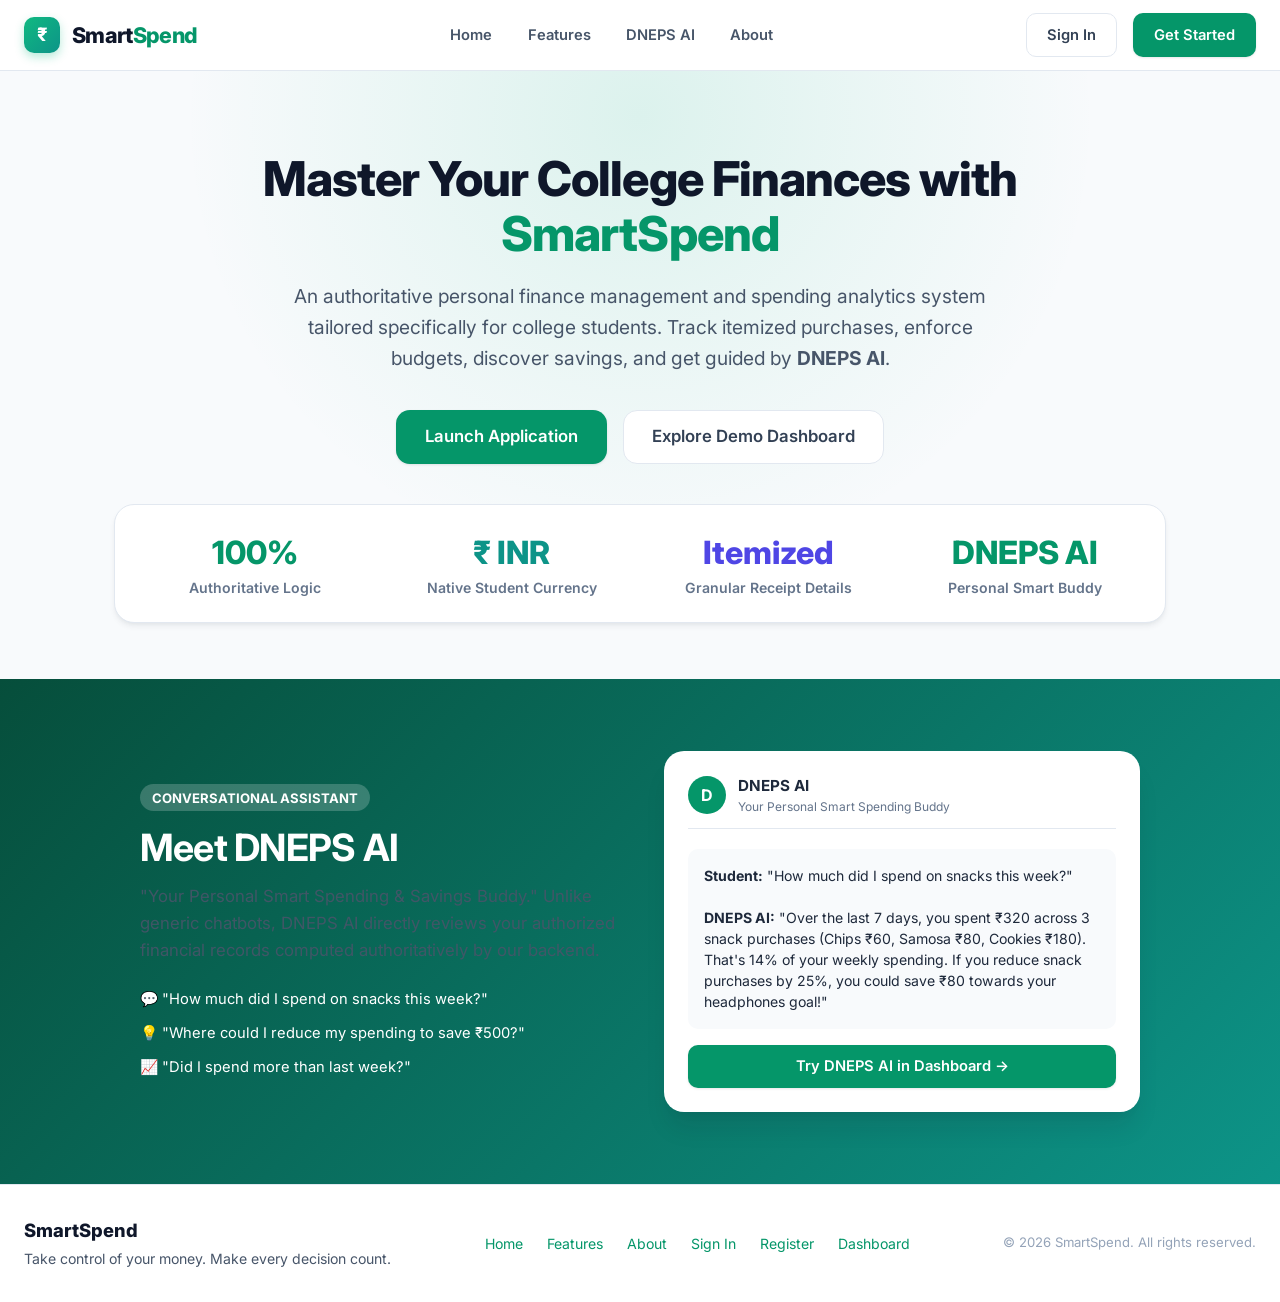
<file: frontend/index.html>
<!DOCTYPE html>
<html lang="en">
<head>
  <meta charset="UTF-8">
  <meta name="viewport" content="width=device-width, initial-scale=1.0">
  <title>SmartSpend — Personal Finance & Spending Analytics for College Students</title>
  <meta name="description" content="A comprehensive personal finance, itemized expense management, budget planning, and conversational AI assistant system for college students.">
  <link rel="preconnect" href="https://fonts.googleapis.com">
  <link rel="preconnect" href="https://fonts.gstatic.com" crossorigin>
  <link href="https://fonts.googleapis.com/css2?family=Inter:wght@400;500;600;700;800&display=swap" rel="stylesheet">
  <link rel="stylesheet" href="css/style.css">
  <link rel="stylesheet" href="css/responsive.css">
</head>
<body>

  <!-- Navigation Header -->
  <header class="app-header">
    <div class="header-container">
      <a href="index.html" class="brand-logo">
        <div class="brand-icon">₹</div>
        <div class="brand-text">Smart<span>Spend</span></div>
      </a>

      <nav class="header-nav">
        <a href="index.html" class="nav-link">Home</a>
        <a href="#features" class="nav-link">Features</a>
        <a href="#dneps" class="nav-link">DNEPS AI</a>
        <a href="#about" class="nav-link">About</a>
      </nav>

      <div class="header-actions">
        <a href="login.html" class="btn btn-secondary">Sign In</a>
        <a href="register.html" class="btn btn-primary">Get Started</a>
        <button class="mobile-menu-toggle" aria-label="Toggle navigation">☰</button>
      </div>
    </div>
  </header>

  <!-- Hero Section -->
  <main>
    <section style="padding: 5rem 1.5rem 4rem; background: radial-gradient(circle at 50% 10%, rgba(16, 185, 129, 0.12) 0%, transparent 60%); text-align: center;">
      <div style="max-width: 900px; margin: 0 auto;">
        <h1 style="font-size: 3rem; font-weight: 800; line-height: 1.15; color: var(--slate-900); margin-bottom: 1.25rem;">
          Master Your College Finances with <span style="color: var(--primary-600);">SmartSpend</span>
        </h1>
        <p style="font-size: 1.2rem; color: var(--slate-600); max-width: 720px; margin: 0 auto 2.25rem; line-height: 1.6;">
          An authoritative personal finance management and spending analytics system tailored specifically for college students. Track itemized purchases, enforce budgets, discover savings, and get guided by <strong>DNEPS AI</strong>.
        </p>
        <div style="display: flex; justify-content: center; gap: 1rem; flex-wrap: wrap;">
          <a href="register.html" class="btn btn-primary btn-lg">Launch Application</a>
          <a href="login.html" class="btn btn-secondary btn-lg">Explore Demo Dashboard</a>
        </div>
      </div>
    </section>

    <!-- Key Metrics / Highlights Strip -->
    <section id="features" style="max-width: 1100px; margin: -1.5rem auto 3.5rem; padding: 0 1.5rem;">
      <div class="card" style="display: grid; grid-template-columns: repeat(auto-fit, minmax(220px, 1fr)); gap: 1.5rem; text-align: center; border-radius: var(--radius-xl); box-shadow: var(--shadow-md);">
        <div>
          <div style="font-size: 2rem; font-weight: 800; color: var(--primary-600);">100%</div>
          <div style="font-size: 0.88rem; color: var(--slate-500); font-weight: 600;">Authoritative Logic</div>
        </div>
        <div>
          <div style="font-size: 2rem; font-weight: 800; color: var(--teal-600);">₹ INR</div>
          <div style="font-size: 0.88rem; color: var(--slate-500); font-weight: 600;">Native Student Currency</div>
        </div>
        <div>
          <div style="font-size: 2rem; font-weight: 800; color: var(--color-indigo);">Itemized</div>
          <div style="font-size: 0.88rem; color: var(--slate-500); font-weight: 600;">Granular Receipt Details</div>
        </div>
        <div>
          <div style="font-size: 2rem; font-weight: 800; color: var(--color-success);">DNEPS AI</div>
          <div style="font-size: 0.88rem; color: var(--slate-500); font-weight: 600;">Personal Smart Buddy</div>
        </div>
      </div>
    </section>

    <!-- DNEPS AI Assistant Spotlight -->
    <section id="dneps" style="background: linear-gradient(135deg, #064E3B, #0D9488); color: #FFFFFF; padding: 4.5rem 1.5rem; margin: 3rem 0 0;">
      <div style="max-width: 1000px; margin: 0 auto; display: grid; grid-template-columns: 1fr 1fr; gap: 3rem; align-items: center;">
        <div>
          <span style="background: rgba(255, 255, 255, 0.2); color: #FFFFFF; padding: 0.35rem 0.75rem; border-radius: var(--radius-full); font-size: 0.82rem; font-weight: 700;">
            CONVERSATIONAL ASSISTANT
          </span>
          <h2 style="color: #FFFFFF; font-size: 2.35rem; margin: 1rem 0 0.75rem;">Meet DNEPS AI</h2>
          <p style="font-size: 1.05rem; opacity: 0.9; margin-bottom: 1.5rem; line-height: 1.6;">
            "Your Personal Smart Spending & Savings Buddy." Unlike generic chatbots, DNEPS AI directly reviews your authorized financial records computed authoritatively by our backend.
          </p>
          <div style="display: flex; flex-direction: column; gap: 0.75rem; font-size: 0.92rem;">
            <div style="display: flex; gap: 0.5rem; align-items: center;">💬 "How much did I spend on snacks this week?"</div>
            <div style="display: flex; gap: 0.5rem; align-items: center;">💡 "Where could I reduce my spending to save ₹500?"</div>
            <div style="display: flex; gap: 0.5rem; align-items: center;">📈 "Did I spend more than last week?"</div>
          </div>
        </div>

        <div style="background: #FFFFFF; color: var(--slate-800); border-radius: var(--radius-xl); padding: 1.5rem; box-shadow: var(--shadow-xl);">
          <div style="display: flex; align-items: center; gap: 0.75rem; margin-bottom: 1.25rem; border-bottom: 1px solid var(--border-color); padding-bottom: 0.75rem;">
            <div style="width: 38px; height: 38px; border-radius: 50%; background: #059669; color: #fff; display: flex; align-items: center; justify-content: center; font-weight: 700;">D</div>
            <div>
              <div style="font-weight: 700; font-size: 0.95rem;">DNEPS AI</div>
              <div style="font-size: 0.75rem; color: var(--slate-500);">Your Personal Smart Spending Buddy</div>
            </div>
          </div>
          <div style="background: var(--slate-50); border-radius: var(--radius-md); padding: 1rem; font-size: 0.88rem; line-height: 1.5; margin-bottom: 1rem;">
            <strong>Student:</strong> "How much did I spend on snacks this week?"<br><br>
            <strong>DNEPS AI:</strong> "Over the last 7 days, you spent ₹320 across 3 snack purchases (Chips ₹60, Samosa ₹80, Cookies ₹180). That's 14% of your weekly spending. If you reduce snack purchases by 25%, you could save ₹80 towards your headphones goal!"
          </div>
          <a href="dashboard.html" class="btn btn-primary" style="width: 100%;">Try DNEPS AI in Dashboard &rarr;</a>
        </div>
      </div>
    </section>
  </main>

  <!-- Footer -->
  <footer id="about" class="app-footer">
    <div class="footer-container">
      <div>
        <div style="font-weight: 800; font-size: 1.15rem; color: var(--slate-900);">SmartSpend</div>
        <div style="font-size: 0.88rem; color: var(--slate-600); margin-top: 0.25rem;">
          Take control of your money. Make every decision count.
        </div>
      </div>
      <div style="display: flex; gap: 1.5rem; font-size: 0.88rem; flex-wrap: wrap;">
        <a href="index.html">Home</a>
        <a href="#features">Features</a>
        <a href="#about">About</a>
        <a href="login.html">Sign In</a>
        <a href="register.html">Register</a>
        <a href="dashboard.html">Dashboard</a>
      </div>
      <div style="font-size: 0.82rem; color: var(--slate-400);">
        © 2026 SmartSpend. All rights reserved.
      </div>
    </div>
  </footer>

  <script src="js/firebase-config.js"></script>
  <script src="js/auth.js"></script>
  <script src="js/app.js"></script>
</body>
</html>
</file>
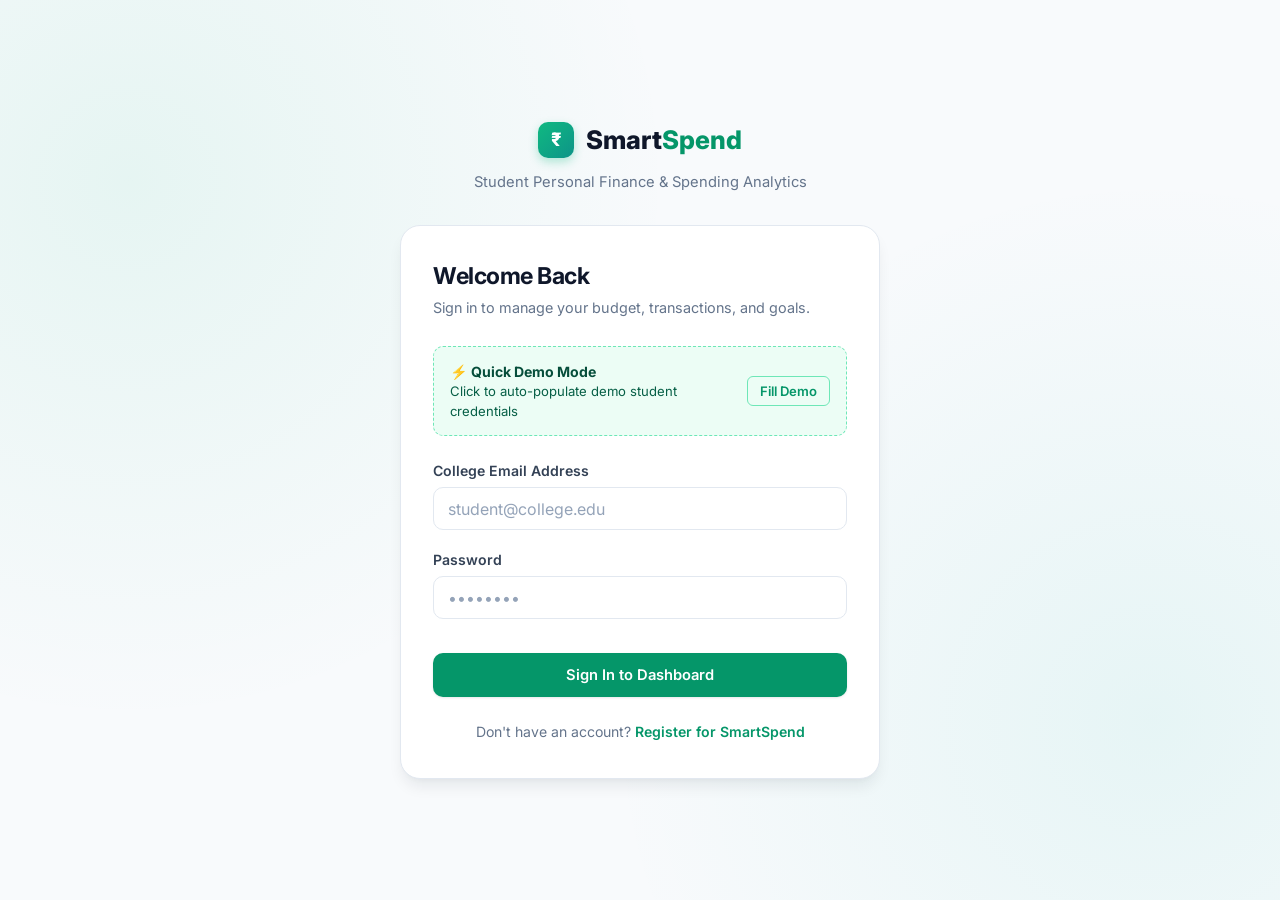
<file: frontend/login.html>
<!DOCTYPE html>
<html lang="en">
<head>
  <meta charset="UTF-8">
  <meta name="viewport" content="width=device-width, initial-scale=1.0">
  <title>Sign In — SmartSpend</title>
  <link rel="preconnect" href="https://fonts.googleapis.com">
  <link rel="preconnect" href="https://fonts.gstatic.com" crossorigin>
  <link href="https://fonts.googleapis.com/css2?family=Inter:wght@400;500;600;700;800&display=swap" rel="stylesheet">
  <link rel="stylesheet" href="css/style.css">
  <link rel="stylesheet" href="css/auth.css">
  <link rel="stylesheet" href="css/responsive.css">
</head>
<body class="auth-page">

  <div class="auth-container">
    <div class="auth-header">
      <a href="index.html" class="auth-brand">
        <div class="brand-icon">₹</div>
        <span>Smart<span style="color:var(--primary-600);">Spend</span></span>
      </a>
      <p style="font-size: 0.92rem; color: var(--slate-500);">Student Personal Finance & Spending Analytics</p>
    </div>

    <div class="auth-card">
      <h1 class="auth-card-title">Welcome Back</h1>
      <p class="auth-card-subtitle">Sign in to manage your budget, transactions, and goals.</p>

      <!-- Demo Quick Fill Box -->
      <div class="demo-account-box">
        <div class="demo-account-text">
          <strong>⚡ Quick Demo Mode</strong>
          Click to auto-populate demo student credentials
        </div>
        <button type="button" class="btn btn-sm btn-outline-primary" id="btn-fill-demo">Fill Demo</button>
      </div>

      <div class="auth-alert auth-alert-error" id="auth-error-alert">
        <span>⚠️</span>
        <span id="auth-error-msg">Error signing in</span>
      </div>

      <form id="login-form">
        <div class="form-group">
          <label class="form-label" for="login-email">College Email Address</label>
          <input type="email" id="login-email" class="form-control" placeholder="student@college.edu" required autocomplete="email">
        </div>

        <div class="form-group">
          <div style="display: flex; justify-content: space-between; align-items: center;">
            <label class="form-label" for="login-password">Password</label>
          </div>
          <input type="password" id="login-password" class="form-control" placeholder="••••••••" required autocomplete="current-password">
        </div>

        <button type="submit" class="btn btn-primary" id="btn-login-submit" style="width: 100%; margin-top: 1rem; padding: 0.75rem;">
          Sign In to Dashboard
        </button>
      </form>

      <div class="auth-footer">
        Don't have an account? <a href="register.html">Register for SmartSpend</a>
      </div>
    </div>
  </div>

  <script src="js/firebase-config.js"></script>
  <script src="js/utils.js"></script>
  <script src="js/ui.js"></script>
  <script src="js/auth.js"></script>
  <script>
    document.addEventListener('DOMContentLoaded', () => {
      const demoBtn = document.getElementById('btn-fill-demo');
      if (demoBtn) {
        demoBtn.addEventListener('click', () => {
          document.getElementById('login-email').value = 'student@smartspend.edu';
          document.getElementById('login-password').value = 'Student123!';
          UI.showToast("Demo credentials loaded! Click Sign In.", "info");
        });
      }

      const form = document.getElementById('login-form');
      form.addEventListener('submit', async (e) => {
        e.preventDefault();
        const email = document.getElementById('login-email').value.trim();
        const password = document.getElementById('login-password').value;
        const submitBtn = document.getElementById('btn-login-submit');
        const alertEl = document.getElementById('auth-error-alert');
        const alertMsg = document.getElementById('auth-error-msg');

        alertEl.classList.remove('visible');
        submitBtn.disabled = true;
        submitBtn.textContent = 'Signing In...';

        try {
          await window.Auth.login(email, password);
          window.location.href = 'dashboard.html';
        } catch (err) {
          alertMsg.textContent = err.message || "Failed to sign in. Please verify credentials.";
          alertEl.classList.add('visible');
        } finally {
          submitBtn.disabled = false;
          submitBtn.textContent = 'Sign In to Dashboard';
        }
      });
    });
  </script>
</body>
</html>
</file>
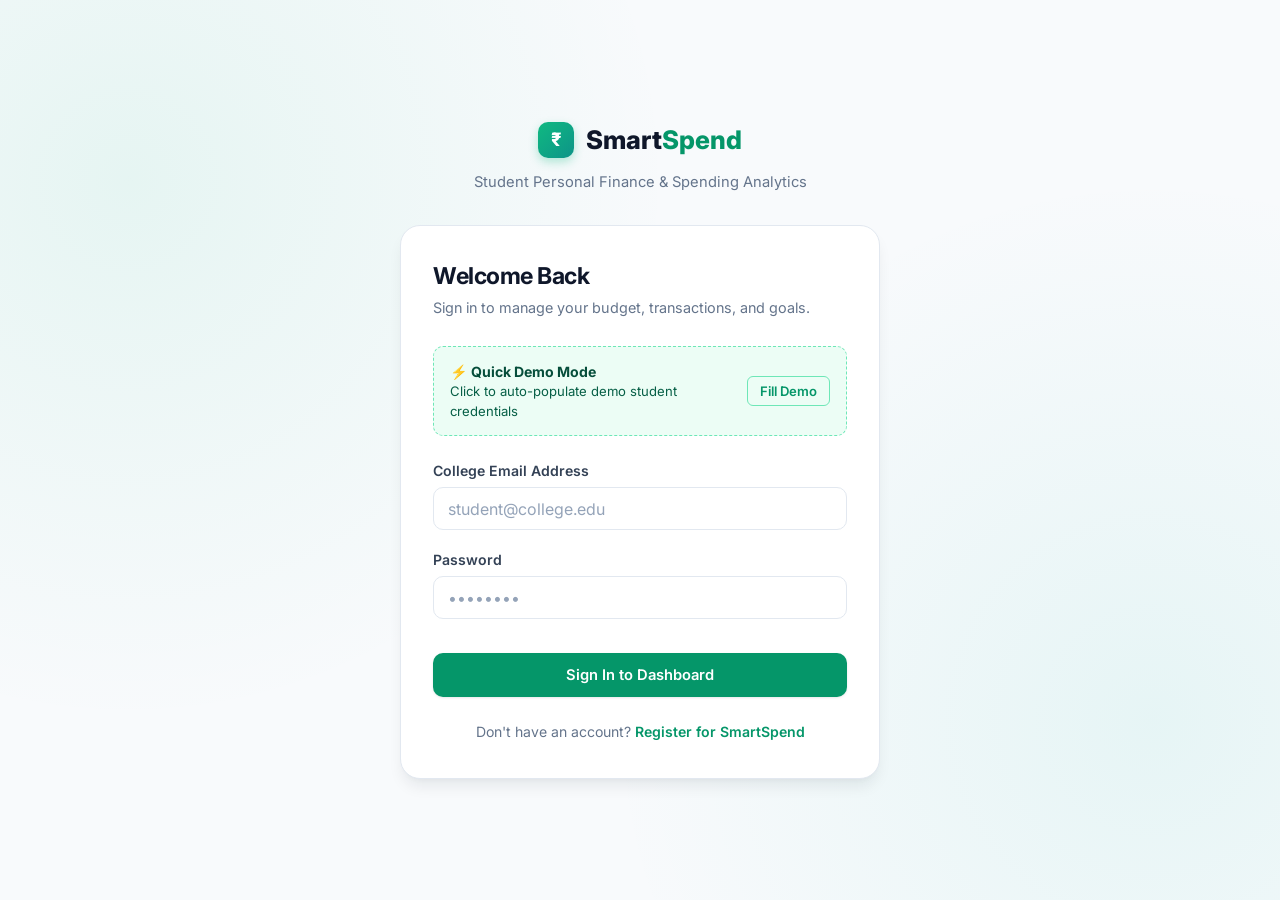
<file: frontend/profile.html>
<!DOCTYPE html>
<html lang="en">
<head>
  <meta charset="UTF-8">
  <meta name="viewport" content="width=device-width, initial-scale=1.0">
  <title>Settings & Preferences — SmartSpend</title>
  <link rel="preconnect" href="https://fonts.googleapis.com">
  <link rel="preconnect" href="https://fonts.gstatic.com" crossorigin>
  <link href="https://fonts.googleapis.com/css2?family=Inter:wght@400;500;600;700;800&display=swap" rel="stylesheet">
  <link rel="stylesheet" href="css/style.css">
  <link rel="stylesheet" href="css/dashboard.css">
  <link rel="stylesheet" href="css/responsive.css">
</head>
<body>

  <!-- Application Header -->
  <header class="app-header">
    <div class="header-container">
      <a href="dashboard.html" class="brand-logo">
        <div class="brand-icon">₹</div>
        <div class="brand-text">Smart<span>Spend</span></div>
      </a>

      <nav class="header-nav">
        <a href="dashboard.html" class="nav-link">Dashboard</a>
        <a href="transactions.html" class="nav-link">Transactions</a>
        <a href="budgets.html" class="nav-link">Budgets & Analytics</a>
        <a href="savings.html" class="nav-link">Savings Goals</a>
        <a href="profile.html" class="nav-link active">Settings</a>
      </nav>

      <div class="header-actions">
        <div id="header-user-display" class="user-menu-btn" style="display: flex;">
          <div class="user-avatar">S</div>
          <span class="user-name">Student</span>
        </div>
        <button class="btn btn-sm btn-secondary" onclick="handleLogout()">Sign Out</button>
        <button class="mobile-menu-toggle" aria-label="Toggle navigation">☰</button>
      </div>
    </div>
  </header>

  <!-- Main Content -->
  <main class="app-main" style="max-width: 900px;">
    
    <div class="page-header">
      <div class="page-title-group">
        <h1>Profile & Preferences</h1>
        <p>Manage your student identity, personalized AI spending modes, and backend integration status.</p>
      </div>
    </div>

    <!-- Student Profile Card -->
    <div class="card" style="margin-bottom: 2rem;">
      <h2 class="card-title" style="margin-bottom: 1.25rem;">Student Identity</h2>
      <div class="form-row">
        <div class="form-group">
          <label class="form-label">Display Name</label>
          <input type="text" id="prof-name" class="form-control" value="Student" readonly>
        </div>
        <div class="form-group">
          <label class="form-label">Email Address</label>
          <input type="email" id="prof-email" class="form-control" value="student@college.edu" readonly>
        </div>
      </div>
      <div class="form-row">
        <div class="form-group">
          <label class="form-label">Authenticated User ID (UID)</label>
          <input type="text" id="prof-uid" class="form-control" style="font-family: monospace; font-size: 0.85rem;" readonly>
          <span class="form-hint">Used for strictly verified, user-isolated database ownership on the Java backend.</span>
        </div>
        <div class="form-group">
          <label class="form-label">Default Currency</label>
          <input type="text" class="form-control" value="₹ Indian Rupee (INR)" readonly>
        </div>
      </div>
    </div>

    <!-- DNEPS AI Personalized Spending Modes -->
    <div class="card" style="margin-bottom: 2rem;">
      <div class="card-header">
        <div>
          <h2 class="card-title">🤖 DNEPS AI Personalized Spending Modes</h2>
          <p class="card-subtitle">Controls the recommendation aggressiveness of your smart buddy without altering underlying facts</p>
        </div>
      </div>

      <div style="display: grid; grid-template-columns: repeat(auto-fit, minmax(240px, 1fr)); gap: 1rem; margin-top: 0.5rem;" id="ai-mode-selector">
        
        <div class="card" style="cursor: pointer; border: 2px solid var(--border-color); padding: 1.25rem;" id="mode-easy" onclick="selectAiMode('Easy Mode')">
          <div style="font-weight: 700; font-size: 1.05rem; margin-bottom: 0.35rem; color: var(--slate-900);">🌱 Easy Mode</div>
          <p style="font-size: 0.82rem; color: var(--slate-600); line-height: 1.4;">
            Small, manageable 10-15% spending reductions. Gentle recommendations with minimal lifestyle changes.
          </p>
        </div>

        <div class="card" style="cursor: pointer; border: 2px solid var(--primary-600); background-color: var(--primary-50); padding: 1.25rem;" id="mode-balanced" onclick="selectAiMode('Balanced Mode')">
          <div style="font-weight: 700; font-size: 1.05rem; margin-bottom: 0.35rem; color: var(--primary-900);">⚖️ Balanced Mode (Default)</div>
          <p style="font-size: 0.82rem; color: var(--primary-800); line-height: 1.4;">
            Moderate 20-30% adjustments. Balances college social life, outings, and disciplined goal progression.
          </p>
        </div>

        <div class="card" style="cursor: pointer; border: 2px solid var(--border-color); padding: 1.25rem;" id="mode-savings" onclick="selectAiMode('Savings Focus')">
          <div style="font-weight: 700; font-size: 1.05rem; margin-bottom: 0.35rem; color: var(--slate-900);">🚀 Savings Focus</div>
          <p style="font-size: 0.82rem; color: var(--slate-600); line-height: 1.4;">
            Higher 35-50% reduction targets on flexible snacks and shopping to rapidly fund upcoming milestones.
          </p>
        </div>

      </div>
    </div>

    <!-- Quick Sample Data Generator -->
    <div class="card" style="margin-bottom: 2rem;">
      <h2 class="card-title" style="margin-bottom: 0.5rem;">⚡ Demo & Sample Dataset</h2>
      <p style="font-size: 0.88rem; color: var(--slate-600); margin-bottom: 1.25rem;">
        Populate realistic sample transactions (canteen lunch with itemized chips, drinks, chocolate; books; allowance; budgets; savings goal for headphones) to explore the system.
      </p>

      <div style="display: flex; gap: 1rem; flex-wrap: wrap;">
        <button type="button" class="btn btn-primary" id="btn-load-sample" onclick="loadSampleDataset()">
          📥 Populate Sample Data
        </button>
        <button type="button" class="btn btn-secondary" onclick="clearUserData()">
          🗑️ Clear All User Data
        </button>
      </div>
    </div>

    <!-- System & Backend Diagnostics -->
    <div class="card">
      <h2 class="card-title" style="margin-bottom: 1rem;">System Diagnostics</h2>
      <div style="display: flex; flex-direction: column; gap: 0.75rem; font-size: 0.9rem;">
        <div style="display: flex; justify-content: space-between; padding: 0.5rem 0; border-bottom: 1px solid var(--border-color);">
          <span>Java Spring Boot Backend</span>
          <span id="diag-backend-status" class="badge badge-warning">Checking...</span>
        </div>
        <div style="display: flex; justify-content: space-between; padding: 0.5rem 0; border-bottom: 1px solid var(--border-color);">
          <span>Firebase Authentication Client</span>
          <span id="diag-firebase-status" class="badge badge-info">Active</span>
        </div>
        <div style="display: flex; justify-content: space-between; padding: 0.5rem 0;">
          <span>DNEPS AI Language Model Provider</span>
          <span id="diag-ai-status" class="badge badge-purple">Google Gemini / Spring AI</span>
        </div>
      </div>
    </div>

  </main>

  <!-- DNEPS AI Floating Button & Panel -->
  <button class="dneps-fab" id="dneps-fab-btn" title="Chat with DNEPS AI">🤖</button>

  <div class="dneps-chat-panel" id="dneps-chat-panel">
    <div class="dneps-chat-header">
      <div class="dneps-chat-header-info">
        <div class="dneps-avatar-icon">🤖</div>
        <div>
          <div class="dneps-title">DNEPS AI</div>
          <div class="dneps-tagline">Your Personal Smart Spending & Savings Buddy</div>
        </div>
      </div>
      <div style="display: flex; gap: 0.5rem; align-items: center;">
        <button id="dneps-new-chat-btn" style="background:transparent; border:none; color:#fff; cursor:pointer;" title="New Chat">🔄</button>
        <button id="dneps-close-btn" style="background:transparent; border:none; color:#fff; cursor:pointer; font-size:1.3rem;" title="Close">&times;</button>
      </div>
    </div>
    <div class="dneps-chat-messages" id="dneps-messages"></div>
    <div class="dneps-suggestions-container" id="dneps-suggestions"></div>
    <form class="dneps-chat-input-bar" id="dneps-chat-form">
      <input type="text" class="dneps-chat-input" id="dneps-chat-input" placeholder="Ask DNEPS AI..." required autocomplete="off">
      <button type="submit" class="btn btn-primary btn-sm" style="border-radius: var(--radius-full); padding: 0.55rem 1rem;">Send</button>
    </form>
  </div>

  <!-- Scripts -->
  <script src="js/firebase-config.js"></script>
  <script src="js/utils.js"></script>
  <script src="js/ui.js"></script>
  <script src="js/auth.js"></script>
  <script src="js/api.js"></script>
  <script src="js/app.js"></script>
  <script src="js/dneps-ai.js"></script>

  <script>
    document.addEventListener('DOMContentLoaded', () => {
      if (window.Auth && !window.Auth.requireAuth()) return;

      const user = window.Auth.currentUser;
      if (user) {
        document.getElementById('prof-name').value = user.displayName || 'Student';
        document.getElementById('prof-email').value = user.email || 'student@smartspend.edu';
        document.getElementById('prof-uid').value = user.uid || 'N/A';
      }

      // Check current mode
      const savedMode = localStorage.getItem('smartspend_ai_mode') || 'Balanced Mode';
      selectAiMode(savedMode, false);

      // Check backend ping
      fetch((window.BACKEND_API_URL || 'https://dneps-smartspend-backend.onrender.com/api') + '/health')
        .then(res => res.json())
        .then(data => {
          document.getElementById('diag-backend-status').className = 'badge badge-income';
          document.getElementById('diag-backend-status').textContent = 'Online (Java 21)';
        })
        .catch(err => {
          document.getElementById('diag-backend-status').className = 'badge badge-expense';
          document.getElementById('diag-backend-status').textContent = 'Offline (Start Backend)';
        });
    });

    window.selectAiMode = (modeName, notify = true) => {
      localStorage.setItem('smartspend_ai_mode', modeName);
      
      const cards = {
        'Easy Mode': document.getElementById('mode-easy'),
        'Balanced Mode': document.getElementById('mode-balanced'),
        'Savings Focus': document.getElementById('mode-savings')
      };

      Object.entries(cards).forEach(([name, el]) => {
        if (!el) return;
        if (name === modeName) {
          el.style.borderColor = 'var(--primary-600)';
          el.style.backgroundColor = 'var(--primary-50)';
        } else {
          el.style.borderColor = 'var(--border-color)';
          el.style.backgroundColor = '#FFFFFF';
        }
      });

      if (notify) {
        UI.showToast(`Switched DNEPS AI to ${modeName}!`, "success");
      }
    };

    /**
     * Load realistic college sample dataset
     */
    window.loadSampleDataset = async () => {
      const btn = document.getElementById('btn-load-sample');
      btn.disabled = true;
      btn.textContent = 'Populating data...';

      try {
        const today = Utils.getTodayDate();
        const currentMonth = Utils.getCurrentMonth();

        // 1. Create Allowance Income
        await API.createTransaction({
          type: 'income',
          category: 'Allowance',
          amount: 8000,
          date: today,
          description: 'Monthly parents allowance & hostel stipend',
          items: []
        });

        // 2. Create Essential Itemized Canteen Expense (₹350 with 4 items!)
        await API.createTransaction({
          type: 'expense',
          category: 'Food',
          amount: 350,
          date: today,
          description: 'College Canteen Lunch & Evening Snacks',
          items: [
            { name: 'Lunch Thali', amount: 150 },
            { name: 'Chips', amount: 60 },
            { name: 'Cool drink', amount: 70 },
            { name: 'Chocolate', amount: 70 }
          ]
        });

        // 3. Create Study Books Expense
        await API.createTransaction({
          type: 'expense',
          category: 'Education',
          amount: 650,
          date: today,
          description: 'Operating Systems & Algorithm Textbook',
          items: [
            { name: 'OS Concepts Book', amount: 450 },
            { name: 'Spiral Notebooks (pack of 2)', amount: 200 }
          ]
        });

        // 4. Create Monthly Budgets (skip if already created for this month)
        try {
          await API.createBudget({
            category: 'Food',
            limitAmount: 3000,
            month: currentMonth
          });
        } catch (e) {
          console.info("Sample Food budget already exists:", e.message);
        }

        try {
          await API.createBudget({
            category: 'Overall Budget',
            limitAmount: 7000,
            month: currentMonth
          });
        } catch (e) {
          console.info("Sample Overall budget already exists:", e.message);
        }

        // 5. Create Savings Goal for Headphones
        await API.createSavingsGoal({
          name: 'Noise-Cancelling Headphones',
          description: 'For coding and studying in college library',
          targetAmount: 4000,
          currentAmount: 1200,
          targetDate: new Date(Date.now() + 30 * 24 * 60 * 60 * 1000).toISOString().split('T')[0]
        });

        UI.showToast("Sample dataset populated successfully! Explore Dashboard & Transactions.", "success");
      } catch (err) {
        UI.showToast(err.message || "Failed to load sample data. Is Java backend running?", "error");
      } finally {
        btn.disabled = false;
        btn.textContent = '📥 Populate Sample Data';
      }
    };

    window.clearUserData = () => {
      UI.confirm('Clear All Data', 'Are you sure you want to clear your transactions and budgets?', () => {
        UI.showToast("Reset request submitted.", "info");
      });
    };
  </script>
</body>
</html>
</file>
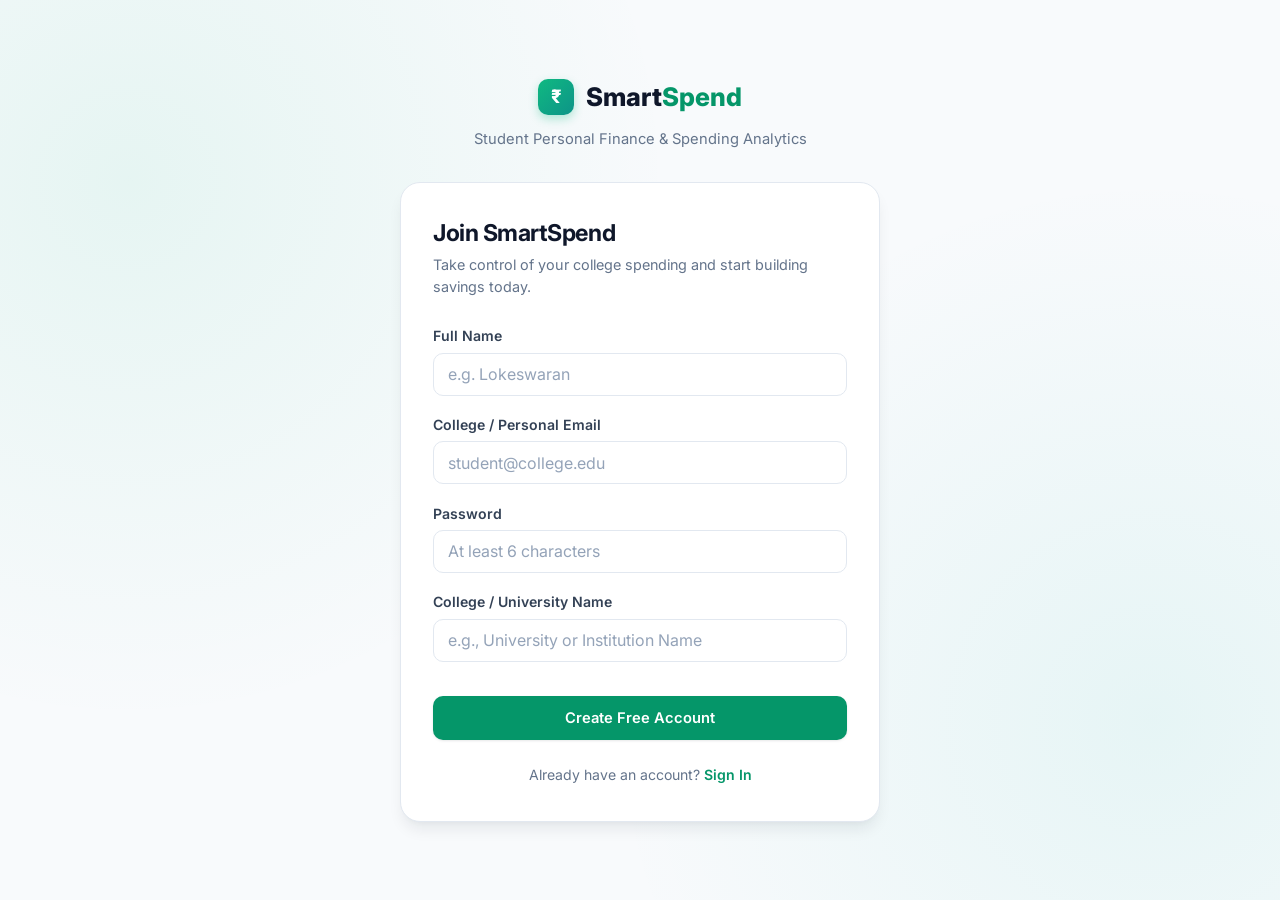
<file: frontend/register.html>
<!DOCTYPE html>
<html lang="en">
<head>
  <meta charset="UTF-8">
  <meta name="viewport" content="width=device-width, initial-scale=1.0">
  <title>Create Account — SmartSpend</title>
  <link rel="preconnect" href="https://fonts.googleapis.com">
  <link rel="preconnect" href="https://fonts.gstatic.com" crossorigin>
  <link href="https://fonts.googleapis.com/css2?family=Inter:wght@400;500;600;700;800&display=swap" rel="stylesheet">
  <link rel="stylesheet" href="css/style.css">
  <link rel="stylesheet" href="css/auth.css">
  <link rel="stylesheet" href="css/responsive.css">
</head>
<body class="auth-page">

  <div class="auth-container">
    <div class="auth-header">
      <a href="index.html" class="auth-brand">
        <div class="brand-icon">₹</div>
        <span>Smart<span style="color:var(--primary-600);">Spend</span></span>
      </a>
      <p style="font-size: 0.92rem; color: var(--slate-500);">Student Personal Finance & Spending Analytics</p>
    </div>

    <div class="auth-card">
      <h1 class="auth-card-title">Join SmartSpend</h1>
      <p class="auth-card-subtitle">Take control of your college spending and start building savings today.</p>

      <div class="auth-alert auth-alert-error" id="auth-error-alert">
        <span>⚠️</span>
        <span id="auth-error-msg">Error registering account</span>
      </div>

      <form id="register-form">
        <div class="form-group">
          <label class="form-label" for="reg-name">Full Name</label>
          <input type="text" id="reg-name" class="form-control" placeholder="e.g. Lokeswaran" required>
        </div>

        <div class="form-group">
          <label class="form-label" for="reg-email">College / Personal Email</label>
          <input type="email" id="reg-email" class="form-control" placeholder="student@college.edu" required autocomplete="email">
        </div>

        <div class="form-group">
          <label class="form-label" for="reg-password">Password</label>
          <input type="password" id="reg-password" class="form-control" placeholder="At least 6 characters" minlength="6" required autocomplete="new-password">
        </div>

        <div class="form-group">
          <label class="form-label" for="reg-college">College / University Name</label>
          <input type="text" id="reg-college" class="form-control" placeholder="e.g., University or Institution Name">
        </div>

        <button type="submit" class="btn btn-primary" id="btn-reg-submit" style="width: 100%; margin-top: 1rem; padding: 0.75rem;">
          Create Free Account
        </button>
      </form>

      <div class="auth-footer">
        Already have an account? <a href="login.html">Sign In</a>
      </div>
    </div>
  </div>

  <script src="js/firebase-config.js"></script>
  <script src="js/utils.js"></script>
  <script src="js/ui.js"></script>
  <script src="js/auth.js"></script>
  <script>
    document.addEventListener('DOMContentLoaded', () => {
      const form = document.getElementById('register-form');
      form.addEventListener('submit', async (e) => {
        e.preventDefault();
        const name = document.getElementById('reg-name').value.trim();
        const email = document.getElementById('reg-email').value.trim();
        const password = document.getElementById('reg-password').value;
        const submitBtn = document.getElementById('btn-reg-submit');
        const alertEl = document.getElementById('auth-error-alert');
        const alertMsg = document.getElementById('auth-error-msg');

        alertEl.classList.remove('visible');
        submitBtn.disabled = true;
        submitBtn.textContent = 'Creating Account...';

        try {
          await window.Auth.register(email, password, name);
          UI.showToast("Account created successfully!", "success");
          window.location.href = 'dashboard.html';
        } catch (err) {
          alertMsg.textContent = err.message || "Failed to create account.";
          alertEl.classList.add('visible');
        } finally {
          submitBtn.disabled = false;
          submitBtn.textContent = 'Create Free Account';
        }
      });
    });
  </script>
</body>
</html>
</file>
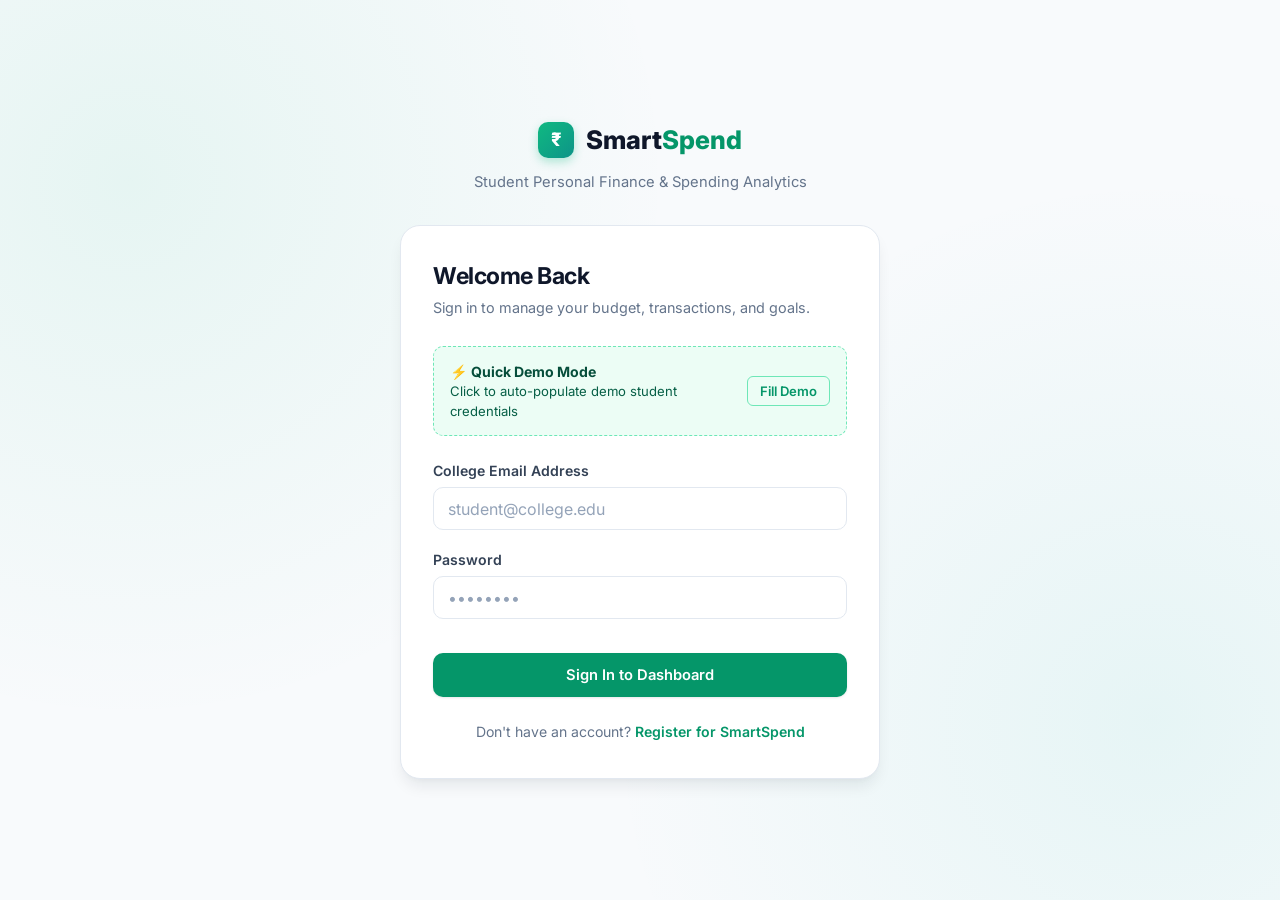
<file: frontend/savings.html>
<!DOCTYPE html>
<html lang="en">
<head>
  <meta charset="UTF-8">
  <meta name="viewport" content="width=device-width, initial-scale=1.0">
  <title>Savings Goals — SmartSpend</title>
  <link rel="preconnect" href="https://fonts.googleapis.com">
  <link rel="preconnect" href="https://fonts.gstatic.com" crossorigin>
  <link href="https://fonts.googleapis.com/css2?family=Inter:wght@400;500;600;700;800&display=swap" rel="stylesheet">
  <link rel="stylesheet" href="css/style.css">
  <link rel="stylesheet" href="css/dashboard.css">
  <link rel="stylesheet" href="css/responsive.css">
</head>
<body>

  <!-- Application Header -->
  <header class="app-header">
    <div class="header-container">
      <a href="dashboard.html" class="brand-logo">
        <div class="brand-icon">₹</div>
        <div class="brand-text">Smart<span>Spend</span></div>
      </a>

      <nav class="header-nav">
        <a href="dashboard.html" class="nav-link">Dashboard</a>
        <a href="transactions.html" class="nav-link">Transactions</a>
        <a href="budgets.html" class="nav-link">Budgets & Analytics</a>
        <a href="savings.html" class="nav-link active">Savings Goals</a>
        <a href="profile.html" class="nav-link">Settings</a>
      </nav>

      <div class="header-actions">
        <div id="header-user-display" class="user-menu-btn" style="display: flex;">
          <div class="user-avatar">S</div>
          <span class="user-name">Student</span>
        </div>
        <button class="btn btn-sm btn-secondary" onclick="handleLogout()">Sign Out</button>
        <button class="mobile-menu-toggle" aria-label="Toggle navigation">☰</button>
      </div>
    </div>
  </header>

  <!-- Main Content -->
  <main class="app-main">
    
    <div class="page-header">
      <div class="page-title-group">
        <h1>Savings Goals & Milestones</h1>
        <p>Set targets for tech gadgets, college fees, trips, or emergency funds with automated savings rate estimates.</p>
      </div>

      <div class="header-controls">
        <button class="btn btn-primary" onclick="openAddGoalModal()">+ Create Savings Goal</button>
      </div>
    </div>

    <!-- Savings Goals Grid -->
    <div class="goals-grid" id="savings-goals-container">
      <!-- Injected by savings.js -->
    </div>

  </main>

  <!-- Create / Edit Savings Goal Modal -->
  <div class="modal-backdrop" id="savings-goal-modal">
    <div class="modal-dialog">
      <div class="modal-header">
        <h3 class="modal-title" id="goal-modal-title">Create Savings Goal</h3>
        <button class="modal-close" onclick="UI.closeModal('savings-goal-modal')">&times;</button>
      </div>

      <form id="savings-goal-form">
        <input type="hidden" id="goal-id">
        <div class="modal-body">
          <div class="form-group">
            <label class="form-label" for="goal-name">Goal Name</label>
            <input type="text" id="goal-name" class="form-control" placeholder="e.g. Noise Cancelling Headphones, Semester Trip" required>
          </div>

          <div class="form-group">
            <label class="form-label" for="goal-desc">Description (Optional)</label>
            <input type="text" id="goal-desc" class="form-control" placeholder="e.g. Target for study focus and online lectures">
          </div>

          <div class="form-row">
            <div class="form-group">
              <label class="form-label" for="goal-target">Target Amount (₹)</label>
              <input type="number" id="goal-target" step="1" min="1" class="form-control" placeholder="e.g. 4000" required>
            </div>

            <div class="form-group">
              <label class="form-label" for="goal-initial-saved">Already Saved (₹)</label>
              <input type="number" id="goal-initial-saved" step="1" min="0" class="form-control" placeholder="0" value="0">
            </div>
          </div>

          <div class="form-group">
            <label class="form-label" for="goal-target-date">Target Date</label>
            <input type="date" id="goal-target-date" class="form-control" required>
            <span class="form-hint">Used by Java backend to calculate your suggested weekly savings rate.</span>
          </div>
        </div>

        <div class="modal-footer">
          <button type="button" class="btn btn-secondary" onclick="UI.closeModal('savings-goal-modal')">Cancel</button>
          <button type="submit" class="btn btn-primary">Save Goal</button>
        </div>
      </form>
    </div>
  </div>

  <!-- Deposit / Contribution Modal -->
  <div class="modal-backdrop" id="contribution-modal">
    <div class="modal-dialog" style="max-width: 440px;">
      <div class="modal-header">
        <h3 class="modal-title">Add Savings Contribution</h3>
        <button class="modal-close" onclick="UI.closeModal('contribution-modal')">&times;</button>
      </div>

      <form id="goal-contribution-form">
        <input type="hidden" id="contrib-goal-id">
        <div class="modal-body">
          <div style="font-size: 0.95rem; font-weight: 700; color: var(--slate-900); margin-bottom: 0.25rem;" id="contrib-goal-name">Goal Name</div>
          <p style="font-size: 0.85rem; color: var(--slate-500); margin-bottom: 1.25rem;" id="contrib-remaining-text">Remaining: ₹0.00</p>

          <div class="form-group">
            <label class="form-label" for="contrib-amount">Amount Saved (₹)</label>
            <input type="number" id="contrib-amount" step="1" min="1" class="form-control" placeholder="e.g. 500" required autofocus>
            <span class="form-hint">Contributions are credited towards this goal's saved total.</span>
          </div>
        </div>

        <div class="modal-footer">
          <button type="button" class="btn btn-secondary" onclick="UI.closeModal('contribution-modal')">Cancel</button>
          <button type="submit" class="btn btn-primary">Record Deposit</button>
        </div>
      </form>
    </div>
  </div>

  <!-- DNEPS AI Floating Button & Panel -->
  <button class="dneps-fab" id="dneps-fab-btn" title="Chat with DNEPS AI">🤖</button>

  <div class="dneps-chat-panel" id="dneps-chat-panel">
    <div class="dneps-chat-header">
      <div class="dneps-chat-header-info">
        <div class="dneps-avatar-icon">🤖</div>
        <div>
          <div class="dneps-title">DNEPS AI</div>
          <div class="dneps-tagline">Your Personal Smart Spending & Savings Buddy</div>
        </div>
      </div>
      <div style="display: flex; gap: 0.5rem; align-items: center;">
        <button id="dneps-new-chat-btn" style="background:transparent; border:none; color:#fff; cursor:pointer;" title="New Chat">🔄</button>
        <button id="dneps-close-btn" style="background:transparent; border:none; color:#fff; cursor:pointer; font-size:1.3rem;" title="Close">&times;</button>
      </div>
    </div>
    <div class="dneps-chat-messages" id="dneps-messages"></div>
    <div class="dneps-suggestions-container" id="dneps-suggestions"></div>
    <form class="dneps-chat-input-bar" id="dneps-chat-form">
      <input type="text" class="dneps-chat-input" id="dneps-chat-input" placeholder="Ask how to plan for your savings goals..." required autocomplete="off">
      <button type="submit" class="btn btn-primary btn-sm" style="border-radius: var(--radius-full); padding: 0.55rem 1rem;">Send</button>
    </form>
  </div>

  <!-- Scripts -->
  <script src="js/firebase-config.js"></script>
  <script src="js/utils.js"></script>
  <script src="js/ui.js"></script>
  <script src="js/auth.js"></script>
  <script src="js/api.js"></script>
  <script src="js/app.js"></script>
  <script src="js/savings.js"></script>
  <script src="js/dneps-ai.js"></script>
</body>
</html>
</file>
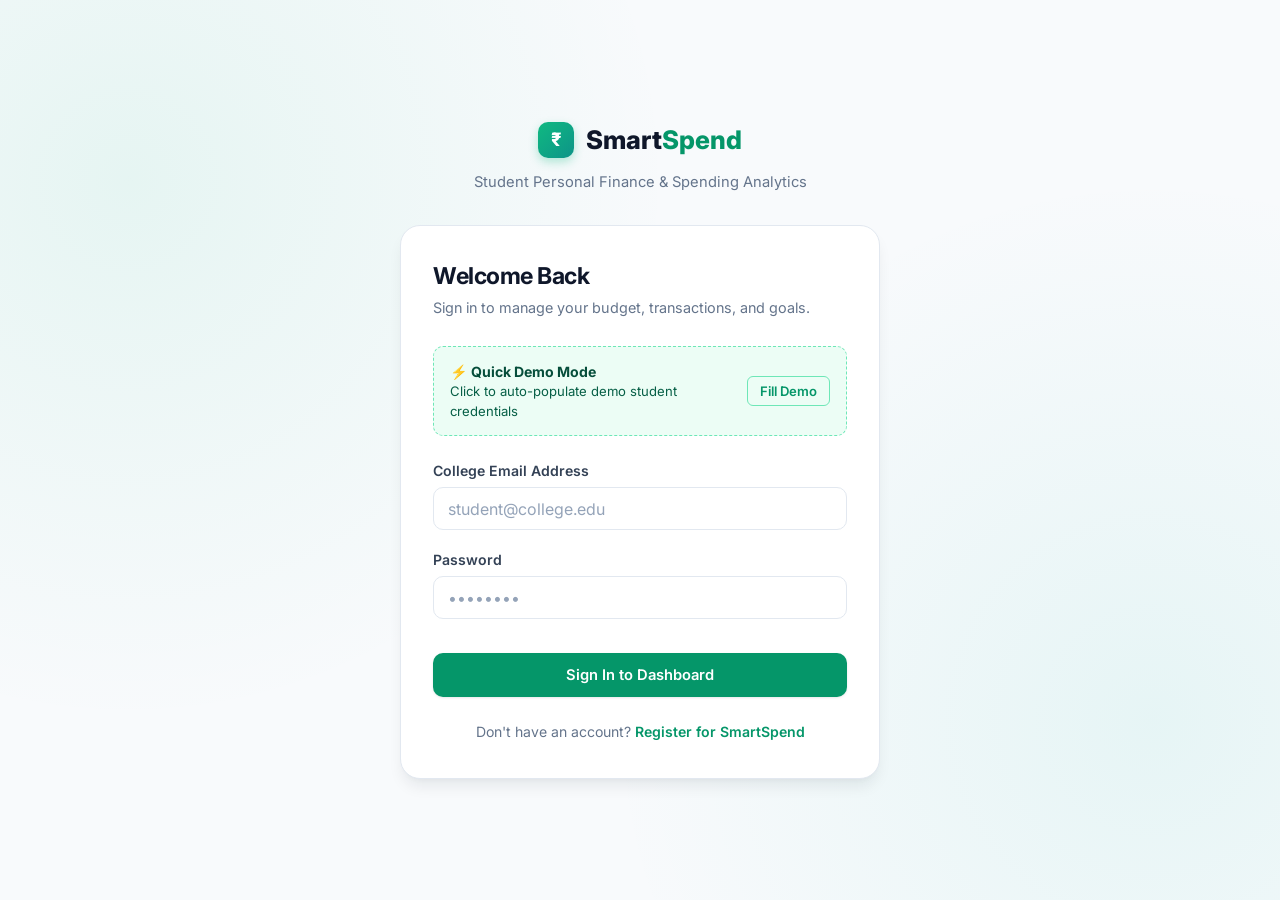
<file: frontend/transactions.html>
<!DOCTYPE html>
<html lang="en">
<head>
  <meta charset="UTF-8">
  <meta name="viewport" content="width=device-width, initial-scale=1.0">
  <title>Transactions — SmartSpend</title>
  <link rel="preconnect" href="https://fonts.googleapis.com">
  <link rel="preconnect" href="https://fonts.gstatic.com" crossorigin>
  <link href="https://fonts.googleapis.com/css2?family=Inter:wght@400;500;600;700;800&display=swap" rel="stylesheet">
  <link rel="stylesheet" href="css/style.css">
  <link rel="stylesheet" href="css/dashboard.css">
  <link rel="stylesheet" href="css/responsive.css">
</head>
<body>

  <!-- Navigation Header -->
  <header class="app-header">
    <div class="header-container">
      <a href="dashboard.html" class="brand-logo">
        <div class="brand-icon">₹</div>
        <div class="brand-text">Smart<span>Spend</span></div>
      </a>

      <nav class="header-nav">
        <a href="dashboard.html" class="nav-link">Dashboard</a>
        <a href="transactions.html" class="nav-link active">Transactions</a>
        <a href="budgets.html" class="nav-link">Budgets & Analytics</a>
        <a href="savings.html" class="nav-link">Savings Goals</a>
        <a href="profile.html" class="nav-link">Settings</a>
      </nav>

      <div class="header-actions">
        <div id="header-user-display" class="user-menu-btn" style="display: flex;">
          <div class="user-avatar">S</div>
          <span class="user-name">Student</span>
        </div>
        <button class="btn btn-sm btn-secondary" onclick="handleLogout()">Sign Out</button>
        <button class="mobile-menu-toggle" aria-label="Toggle navigation">☰</button>
      </div>
    </div>
  </header>

  <!-- Main Content -->
  <main class="app-main">
    
    <div class="page-header">
      <div class="page-title-group">
        <h1>Transactions & Itemized Receipts</h1>
        <p>Record, itemize, search, and manage all your student income and daily expenses.</p>
      </div>

      <div class="header-controls">
        <button class="btn btn-primary" onclick="openAddTransactionModal()">+ Record Transaction</button>
      </div>
    </div>

    <!-- Summary Strip -->
    <div class="metrics-grid" style="margin-bottom: 1.5rem;">
      <div class="metric-card metric-income">
        <div class="metric-info">
          <span class="metric-label">Income Recorded</span>
          <span class="metric-value" id="summary-total-income">₹0.00</span>
        </div>
        <div class="metric-icon-box">💰</div>
      </div>

      <div class="metric-card metric-expense">
        <div class="metric-info">
          <span class="metric-label">Expenses Recorded</span>
          <span class="metric-value" id="summary-total-expense">₹0.00</span>
        </div>
        <div class="metric-icon-box">🛒</div>
      </div>

      <div class="metric-card metric-net">
        <div class="metric-info">
          <span class="metric-label">Net Balance (Period)</span>
          <span class="metric-value" id="summary-net-amount">₹0.00</span>
        </div>
        <div class="metric-icon-box">📊</div>
      </div>
    </div>

    <!-- Filter and Search Bar -->
    <div class="filter-bar">
      <div class="search-input-group">
        <span>🔍</span>
        <input type="text" id="filter-search" placeholder="Search by item (e.g. Lunch, Chips, Notebook), category or note...">
      </div>

      <div style="display: flex; gap: 0.75rem; flex-wrap: wrap;">
        <select id="filter-type" class="form-control form-select" style="width: 140px;">
          <option value="all">All Types</option>
          <option value="expense">Expenses Only</option>
          <option value="income">Income Only</option>
        </select>

        <select id="filter-category" class="form-control form-select" style="width: 170px;">
          <option value="all">All Categories</option>
          <option value="Food">Food</option>
          <option value="Transportation">Transportation</option>
          <option value="Education">Education</option>
          <option value="Shopping">Shopping</option>
          <option value="Entertainment">Entertainment</option>
          <option value="Accommodation">Accommodation</option>
          <option value="Bills and subscriptions">Bills & Subscriptions</option>
          <option value="Health">Health</option>
          <option value="Personal care">Personal care</option>
          <option value="Allowance">Allowance</option>
          <option value="Scholarship">Scholarship</option>
          <option value="Part-time job">Part-time job</option>
          <option value="Other expenses">Other</option>
        </select>

        <select id="filter-sort" class="form-control form-select" style="width: 160px;">
          <option value="date-desc">Newest First</option>
          <option value="date-asc">Oldest First</option>
          <option value="amount-desc">Highest Amount</option>
          <option value="amount-asc">Lowest Amount</option>
        </select>
      </div>
    </div>

    <!-- Transaction Table -->
    <div class="card">
      <div class="table-responsive">
        <table class="table">
          <thead>
            <tr>
              <th>Date</th>
              <th>Type</th>
              <th>Category & Item Details</th>
              <th>Total Amount (₹)</th>
              <th>Breakdown</th>
              <th style="text-align: right;">Actions</th>
            </tr>
          </thead>
          <tbody id="transactions-table-body">
            <!-- Loaded dynamically by transactions.js -->
          </tbody>
        </table>
      </div>
    </div>

  </main>

  <!-- Transaction Modal with Itemized Feature -->
  <div class="modal-backdrop" id="transaction-modal">
    <div class="modal-dialog modal-lg">
      <div class="modal-header">
        <h3 class="modal-title" id="modal-tx-title">Add Transaction</h3>
        <button class="modal-close" onclick="UI.closeModal('transaction-modal')">&times;</button>
      </div>

      <form id="transaction-form">
        <div class="modal-body">
          <div class="form-row">
            <div class="form-group">
              <label class="form-label" for="tx-type">Transaction Type</label>
              <select id="tx-type" class="form-control form-select">
                <option value="expense" selected>Expense</option>
                <option value="income">Income</option>
              </select>
            </div>

            <div class="form-group">
              <label class="form-label" for="tx-category">Category</label>
              <select id="tx-category" class="form-control form-select">
                <!-- Injected dynamically -->
              </select>
            </div>
          </div>

          <div class="form-row">
            <div class="form-group">
              <label class="form-label" for="tx-amount">Transaction Amount (₹)</label>
              <input type="number" id="tx-amount" step="0.01" min="0.01" class="form-control" placeholder="0.00" required>
            </div>

            <div class="form-group">
              <label class="form-label" for="tx-date">Date</label>
              <input type="date" id="tx-date" class="form-control" required>
            </div>
          </div>

          <div class="form-group">
            <label class="form-label" for="tx-desc">Optional Note / Description</label>
            <input type="text" id="tx-desc" class="form-control" placeholder="e.g. Canteen bill with friends">
          </div>

          <!-- Essential Feature: Itemized Purchased Items Builder -->
          <div class="itemized-builder" id="itemized-section">
            <div class="itemized-header">
              <div class="itemized-title">
                <span>🛒 Itemized Expense Breakdown</span>
                <span style="font-weight: 400; font-size: 0.8rem; color: var(--slate-500);">(Add individual purchased items)</span>
              </div>
              <button type="button" class="btn btn-sm btn-secondary" id="btn-add-item">+ Add Item</button>
            </div>

            <div class="itemized-rows-container" id="itemized-rows-container">
              <!-- Item rows added here -->
            </div>

            <div class="itemized-summary">
              <span>Itemized Sum: <strong id="itemized-sum-display">₹0.00</strong></span>
              <button type="button" class="btn btn-sm btn-outline-primary" onclick="syncItemizedTotalToAmount()">
                Match Total to Items
              </button>
            </div>
          </div>

        </div>

        <div class="modal-footer">
          <button type="button" class="btn btn-secondary" onclick="UI.closeModal('transaction-modal')">Cancel</button>
          <button type="submit" class="btn btn-primary" id="btn-submit-tx">Save Transaction</button>
        </div>
      </form>
    </div>
  </div>

  <!-- DNEPS AI Floating Button & Panel -->
  <button class="dneps-fab" id="dneps-fab-btn" title="Chat with DNEPS AI">🤖</button>

  <div class="dneps-chat-panel" id="dneps-chat-panel">
    <div class="dneps-chat-header">
      <div class="dneps-chat-header-info">
        <div class="dneps-avatar-icon">🤖</div>
        <div>
          <div class="dneps-title">DNEPS AI</div>
          <div class="dneps-tagline">Your Personal Smart Spending & Savings Buddy</div>
        </div>
      </div>
      <div style="display: flex; gap: 0.5rem; align-items: center;">
        <button id="dneps-new-chat-btn" style="background:transparent; border:none; color:#fff; cursor:pointer;" title="New Chat">🔄</button>
        <button id="dneps-close-btn" style="background:transparent; border:none; color:#fff; cursor:pointer; font-size:1.3rem;" title="Close">&times;</button>
      </div>
    </div>
    <div class="dneps-chat-messages" id="dneps-messages">
      <div class="chat-message chat-message-bot">
        👋 Hi! Ask me questions about your transaction receipts, canteen snacks, or recent purchases!
      </div>
    </div>
    <div class="dneps-suggestions-container" id="dneps-suggestions"></div>
    <form class="dneps-chat-input-bar" id="dneps-chat-form">
      <input type="text" class="dneps-chat-input" id="dneps-chat-input" placeholder="Ask DNEPS AI about your purchases..." required autocomplete="off">
      <button type="submit" class="btn btn-primary btn-sm" style="border-radius: var(--radius-full); padding: 0.55rem 1rem;">Send</button>
    </form>
  </div>

  <!-- Scripts -->
  <script src="js/firebase-config.js"></script>
  <script src="js/utils.js"></script>
  <script src="js/ui.js"></script>
  <script src="js/auth.js"></script>
  <script src="js/api.js"></script>
  <script src="js/app.js"></script>
  <script src="js/transactions.js"></script>
  <script src="js/dneps-ai.js"></script>
</body>
</html>
</file>
<file: frontend/css/style.css>
/* ==========================================================================
   SmartSpend - Core Design System & Global Styles
   Aesthetic: Modern, calm, professional fintech palette with Emerald Green/Teal
   ========================================================================== */

:root {
  /* Color Palette - Emerald / Teal Accents */
  --primary-50: #ECFDF5;
  --primary-100: #D1FAE5;
  --primary-200: #A7F3D0;
  --primary-300: #6EE7B7;
  --primary-400: #34D399;
  --primary-500: #10B981;
  --primary-600: #059669;
  --primary-700: #047857;
  --primary-800: #065F46;
  --primary-900: #064E3B;

  /* Teal Secondary Accents */
  --teal-50: #F0FDFA;
  --teal-100: #CCFBF1;
  --teal-500: #14B8A6;
  --teal-600: #0D9488;
  --teal-700: #0F766E;

  /* Neutrals */
  --slate-50: #F8FAFC;
  --slate-100: #F1F5F9;
  --slate-200: #E2E8F0;
  --slate-300: #CBD5E1;
  --slate-400: #94A3B8;
  --slate-500: #64748B;
  --slate-600: #475569;
  --slate-700: #334155;
  --slate-800: #1E293B;
  --slate-900: #0F172A;

  /* Functional / Semantic Colors */
  --color-success: #059669;
  --color-success-bg: #ECFDF5;
  --color-warning: #D97706;
  --color-warning-bg: #FFFBEB;
  --color-danger: #DC2626;
  --color-danger-bg: #FEF2F2;
  --color-info: #2563EB;
  --color-info-bg: #EFF6FF;
  --color-indigo: #4F46E5;
  --color-indigo-bg: #EEF2FF;

  /* Surfaces & Shadows */
  --bg-app: #F8FAFC;
  --bg-card: #FFFFFF;
  --bg-card-hover: #FCFDFE;
  --border-color: #E2E8F0;
  --border-focus: #10B981;

  --shadow-xs: 0 1px 2px 0 rgba(0, 0, 0, 0.05);
  --shadow-sm: 0 1px 3px 0 rgba(15, 23, 42, 0.08), 0 1px 2px -1px rgba(15, 23, 42, 0.08);
  --shadow-md: 0 4px 6px -1px rgba(15, 23, 42, 0.07), 0 2px 4px -2px rgba(15, 23, 42, 0.05);
  --shadow-lg: 0 10px 15px -3px rgba(15, 23, 42, 0.08), 0 4px 6px -4px rgba(15, 23, 42, 0.04);
  --shadow-xl: 0 20px 25px -5px rgba(15, 23, 42, 0.1), 0 8px 10px -6px rgba(15, 23, 42, 0.05);

  /* Typography */
  --font-sans: 'Inter', -apple-system, BlinkMacSystemFont, 'Segoe UI', Roboto, Helvetica, Arial, sans-serif;
  --radius-sm: 6px;
  --radius-md: 10px;
  --radius-lg: 14px;
  --radius-xl: 20px;
  --radius-full: 9999px;

  /* Transitions */
  --transition-fast: 150ms cubic-bezier(0.4, 0, 0.2, 1);
  --transition-normal: 250ms cubic-bezier(0.4, 0, 0.2, 1);
  --transition-smooth: 350ms cubic-bezier(0.16, 1, 0.3, 1);
}

/* Base Reset & Core Styles */
*, *::before, *::after {
  box-sizing: border-box;
  margin: 0;
  padding: 0;
}

html {
  font-size: 16px;
  scroll-behavior: smooth;
  -webkit-font-smoothing: antialiased;
  -moz-osx-font-smoothing: grayscale;
}

body {
  font-family: var(--font-sans);
  background-color: var(--bg-app);
  color: var(--slate-800);
  line-height: 1.5;
  min-height: 100vh;
  display: flex;
  flex-direction: column;
}

a {
  color: var(--primary-600);
  text-decoration: none;
  transition: color var(--transition-fast);
}

a:hover {
  color: var(--primary-700);
}

img, svg {
  display: block;
  max-width: 100%;
}

button, input, select, textarea {
  font-family: inherit;
  font-size: inherit;
  color: inherit;
}

/* Typography Utility */
h1, h2, h3, h4, h5, h6 {
  color: var(--slate-900);
  font-weight: 700;
  line-height: 1.25;
  letter-spacing: -0.02em;
}

h1 { font-size: 2.25rem; }
h2 { font-size: 1.75rem; }
h3 { font-size: 1.35rem; }
h4 { font-size: 1.15rem; }

p {
  color: var(--slate-600);
}

/* Navigation Header */
.app-header {
  background: rgba(255, 255, 255, 0.95);
  backdrop-filter: blur(8px);
  border-bottom: 1px solid var(--border-color);
  position: sticky;
  top: 0;
  z-index: 50;
  transition: all var(--transition-fast);
}

.header-container {
  max-width: 1320px;
  margin: 0 auto;
  padding: 0 1.5rem;
  height: 70px;
  display: flex;
  align-items: center;
  justify-content: space-between;
}

.brand-logo {
  display: flex;
  align-items: center;
  gap: 0.75rem;
  font-weight: 800;
  font-size: 1.35rem;
  color: var(--slate-900);
  letter-spacing: -0.03em;
}

.brand-icon {
  width: 36px;
  height: 36px;
  background: linear-gradient(135deg, var(--primary-500), var(--teal-600));
  border-radius: var(--radius-md);
  display: flex;
  align-items: center;
  justify-content: center;
  color: #fff;
  font-size: 1.15rem;
  box-shadow: 0 4px 10px rgba(16, 185, 129, 0.3);
}

.brand-text span {
  color: var(--primary-600);
}

.header-nav {
  display: flex;
  align-items: center;
  gap: 0.5rem;
}

.nav-link {
  display: flex;
  align-items: center;
  gap: 0.5rem;
  padding: 0.5rem 0.85rem;
  border-radius: var(--radius-md);
  font-weight: 600;
  font-size: 0.92rem;
  color: var(--slate-600);
  transition: all var(--transition-fast);
}

.nav-link:hover {
  color: var(--slate-900);
  background-color: var(--slate-100);
}

.nav-link.active {
  color: var(--primary-700);
  background-color: var(--primary-50);
}

.header-actions {
  display: flex;
  align-items: center;
  gap: 1rem;
}

/* User Badge / Profile dropdown */
.user-menu-btn {
  display: flex;
  align-items: center;
  gap: 0.65rem;
  background: transparent;
  border: 1px solid var(--border-color);
  padding: 0.35rem 0.75rem 0.35rem 0.35rem;
  border-radius: var(--radius-full);
  cursor: pointer;
  transition: all var(--transition-fast);
}

.user-menu-btn:hover {
  background-color: var(--slate-50);
  border-color: var(--slate-300);
}

.user-avatar {
  width: 32px;
  height: 32px;
  border-radius: 50%;
  background: linear-gradient(135deg, #10B981, #0D9488);
  color: #fff;
  font-weight: 700;
  font-size: 0.85rem;
  display: flex;
  align-items: center;
  justify-content: center;
}

.user-name {
  font-weight: 600;
  font-size: 0.88rem;
  color: var(--slate-700);
}

/* Buttons */
.btn {
  display: inline-flex;
  align-items: center;
  justify-content: center;
  gap: 0.5rem;
  padding: 0.6rem 1.25rem;
  font-weight: 600;
  font-size: 0.92rem;
  border-radius: var(--radius-md);
  cursor: pointer;
  border: 1px solid transparent;
  transition: all var(--transition-fast);
  white-space: nowrap;
}

.btn:active {
  transform: translateY(1px);
}

.btn-primary {
  background-color: var(--primary-600);
  color: #FFFFFF;
  box-shadow: var(--shadow-sm);
}

.btn-primary:hover {
  background-color: var(--primary-700);
  box-shadow: 0 4px 12px rgba(5, 150, 105, 0.25);
  color: #FFFFFF;
}

.btn-secondary {
  background-color: #FFFFFF;
  color: var(--slate-700);
  border-color: var(--border-color);
}

.btn-secondary:hover {
  background-color: var(--slate-50);
  border-color: var(--slate-300);
  color: var(--slate-900);
}

.btn-outline-primary {
  background-color: transparent;
  color: var(--primary-600);
  border-color: var(--primary-300);
}

.btn-outline-primary:hover {
  background-color: var(--primary-50);
  border-color: var(--primary-600);
  color: var(--primary-700);
}

.btn-danger {
  background-color: var(--color-danger);
  color: #FFFFFF;
}

.btn-danger:hover {
  background-color: #B91C1C;
}

.btn-sm {
  padding: 0.38rem 0.75rem;
  font-size: 0.82rem;
  border-radius: var(--radius-sm);
}

.btn-lg {
  padding: 0.85rem 1.75rem;
  font-size: 1.05rem;
  border-radius: var(--radius-lg);
}

.btn-icon {
  width: 36px;
  height: 36px;
  padding: 0;
  border-radius: var(--radius-md);
}

/* Form Controls */
.form-group {
  margin-bottom: 1.15rem;
  display: flex;
  flex-direction: column;
  gap: 0.4rem;
}

.form-label {
  font-size: 0.88rem;
  font-weight: 600;
  color: var(--slate-700);
}

.form-control {
  width: 100%;
  padding: 0.65rem 0.9rem;
  border: 1px solid var(--border-color);
  border-radius: var(--radius-md);
  background-color: #FFFFFF;
  color: var(--slate-800);
  transition: all var(--transition-fast);
  outline: none;
}

.form-control:focus {
  border-color: var(--border-focus);
  box-shadow: 0 0 0 3px rgba(16, 185, 129, 0.15);
}

.form-control::placeholder {
  color: var(--slate-400);
}

.form-select {
  appearance: none;
  background-image: url("data:image/svg+xml,%3Csvg xmlns='http://www.w3.org/2000/svg' fill='none' viewBox='0 0 24 24' stroke='%2364748B'%3E%3Cpath stroke-linecap='round' stroke-linejoin='round' stroke-width='2' d='M19 9l-7 7-7-7'%3E%3C/path%3E%3C/svg%3E");
  background-repeat: no-repeat;
  background-position: right 0.75rem center;
  background-size: 1rem;
  padding-right: 2.25rem;
}

.form-hint {
  font-size: 0.78rem;
  color: var(--slate-500);
}

.form-row {
  display: grid;
  grid-template-columns: repeat(auto-fit, minmax(200px, 1fr));
  gap: 1rem;
}

/* Cards */
.card {
  background: var(--bg-card);
  border: 1px solid var(--border-color);
  border-radius: var(--radius-lg);
  padding: 1.5rem;
  box-shadow: var(--shadow-xs);
  transition: box-shadow var(--transition-fast), border-color var(--transition-fast);
}

.card:hover {
  box-shadow: var(--shadow-sm);
}

.card-header {
  display: flex;
  align-items: center;
  justify-content: space-between;
  margin-bottom: 1.25rem;
}

.card-title {
  font-size: 1.15rem;
  font-weight: 700;
  color: var(--slate-900);
  display: flex;
  align-items: center;
  gap: 0.5rem;
}

.card-subtitle {
  font-size: 0.85rem;
  color: var(--slate-500);
  margin-top: 0.2rem;
}

/* Badges & Status */
.badge {
  display: inline-flex;
  align-items: center;
  gap: 0.35rem;
  padding: 0.25rem 0.65rem;
  font-size: 0.78rem;
  font-weight: 600;
  border-radius: var(--radius-full);
}

.badge-income {
  background-color: var(--color-success-bg);
  color: var(--color-success);
}

.badge-expense {
  background-color: var(--color-danger-bg);
  color: var(--color-danger);
}

.badge-warning {
  background-color: var(--color-warning-bg);
  color: var(--color-warning);
}

.badge-info {
  background-color: var(--color-info-bg);
  color: var(--color-info);
}

.badge-purple {
  background-color: var(--color-indigo-bg);
  color: var(--color-indigo);
}

/* Tables */
.table-responsive {
  width: 100%;
  overflow-x: auto;
}

.table {
  width: 100%;
  border-collapse: separate;
  border-spacing: 0;
  font-size: 0.9rem;
}

.table th {
  background-color: var(--slate-50);
  color: var(--slate-600);
  font-weight: 600;
  text-align: left;
  padding: 0.75rem 1rem;
  border-bottom: 1px solid var(--border-color);
  font-size: 0.8rem;
  text-transform: uppercase;
  letter-spacing: 0.04em;
}

.table td {
  padding: 0.9rem 1rem;
  border-bottom: 1px solid var(--border-color);
  color: var(--slate-700);
  vertical-align: middle;
}

.table tbody tr:hover {
  background-color: var(--slate-50);
}

/* Modal Dialogs */
.modal-backdrop {
  position: fixed;
  inset: 0;
  background-color: rgba(15, 23, 42, 0.45);
  backdrop-filter: blur(4px);
  display: none;
  align-items: center;
  justify-content: center;
  z-index: 1000;
  padding: 1rem;
  animation: fadeIn var(--transition-fast) forwards;
}

.modal-backdrop.active {
  display: flex;
}

.modal-dialog {
  background: #FFFFFF;
  border-radius: var(--radius-xl);
  max-width: 580px;
  width: 100%;
  max-height: 90vh;
  overflow-y: auto;
  box-shadow: var(--shadow-xl);
  border: 1px solid var(--border-color);
  animation: slideUp var(--transition-normal) forwards;
}

.modal-dialog.modal-lg {
  max-width: 760px;
}

.modal-header {
  padding: 1.25rem 1.5rem;
  border-bottom: 1px solid var(--border-color);
  display: flex;
  align-items: center;
  justify-content: space-between;
}

.modal-title {
  font-size: 1.25rem;
  font-weight: 700;
  color: var(--slate-900);
}

.modal-close {
  background: transparent;
  border: none;
  font-size: 1.5rem;
  line-height: 1;
  color: var(--slate-400);
  cursor: pointer;
  padding: 0.25rem;
  border-radius: var(--radius-sm);
  transition: color var(--transition-fast);
}

.modal-close:hover {
  color: var(--slate-700);
}

.modal-body {
  padding: 1.5rem;
}

.modal-footer {
  padding: 1rem 1.5rem;
  border-top: 1px solid var(--border-color);
  background-color: var(--slate-50);
  display: flex;
  justify-content: flex-end;
  gap: 0.75rem;
  border-bottom-left-radius: var(--radius-xl);
  border-bottom-right-radius: var(--radius-xl);
}

/* Toast Notifications */
.toast-container {
  position: fixed;
  bottom: 1.5rem;
  right: 1.5rem;
  display: flex;
  flex-direction: column;
  gap: 0.5rem;
  z-index: 2000;
  pointer-events: none;
}

.toast {
  pointer-events: auto;
  min-width: 280px;
  max-width: 420px;
  background: #FFFFFF;
  border-radius: var(--radius-md);
  padding: 0.9rem 1.15rem;
  box-shadow: var(--shadow-lg);
  display: flex;
  align-items: center;
  gap: 0.75rem;
  border-left: 4px solid var(--primary-600);
  font-size: 0.9rem;
  color: var(--slate-800);
  animation: slideInRight var(--transition-normal);
  transition: all var(--transition-fast);
}

.toast.toast-error {
  border-left-color: var(--color-danger);
}

.toast.toast-warning {
  border-left-color: var(--color-warning);
}

.toast.toast-info {
  border-left-color: var(--color-info);
}

/* Empty States */
.empty-state {
  text-align: center;
  padding: 3rem 1.5rem;
  color: var(--slate-500);
}

.empty-state-icon {
  width: 56px;
  height: 56px;
  margin: 0 auto 1rem;
  background-color: var(--slate-100);
  color: var(--slate-400);
  border-radius: 50%;
  display: flex;
  align-items: center;
  justify-content: center;
  font-size: 1.5rem;
}

.empty-state-title {
  font-size: 1.1rem;
  font-weight: 700;
  color: var(--slate-800);
  margin-bottom: 0.35rem;
}

.empty-state-desc {
  font-size: 0.88rem;
  max-width: 400px;
  margin: 0 auto 1.25rem;
}

/* Animations */
@keyframes fadeIn {
  from { opacity: 0; }
  to { opacity: 1; }
}

@keyframes slideUp {
  from { opacity: 0; transform: translateY(16px); }
  to { opacity: 1; transform: translateY(0); }
}

@keyframes slideInRight {
  from { opacity: 0; transform: translateX(24px); }
  to { opacity: 1; transform: translateX(0); }
}

/* Footer */
.app-footer {
  margin-top: auto;
  border-top: 1px solid var(--border-color);
  background-color: #FFFFFF;
  padding: 2rem 0;
  color: var(--slate-500);
  font-size: 0.88rem;
}

.footer-container {
  max-width: 1320px;
  margin: 0 auto;
  padding: 0 1.5rem;
  display: flex;
  align-items: center;
  justify-content: space-between;
  flex-wrap: wrap;
  gap: 1rem;
}
</file>
<file: frontend/css/responsive.css>
/* ==========================================================================
   SmartSpend - Responsive Media Queries
   ========================================================================== */

@media (max-width: 1024px) {
  .dashboard-grid-2col {
    grid-template-columns: 1fr;
  }

  .dashboard-grid-equal {
    grid-template-columns: 1fr;
  }
}

@media (max-width: 768px) {
  .header-container {
    padding: 0 1rem;
    height: 64px;
  }

  .header-nav {
    display: none;
    position: absolute;
    top: 64px;
    left: 0;
    right: 0;
    background: #FFFFFF;
    flex-direction: column;
    padding: 1rem;
    border-bottom: 1px solid var(--border-color);
    box-shadow: var(--shadow-lg);
  }

  .header-nav.active {
    display: flex;
  }

  .mobile-menu-toggle {
    display: flex !important;
  }

  .app-main {
    padding: 1.25rem 1rem 3rem;
  }

  .page-header {
    flex-direction: column;
    align-items: flex-start;
  }

  .header-controls {
    width: 100%;
    justify-content: space-between;
  }

  .metrics-grid {
    grid-template-columns: 1fr;
  }

  .item-row {
    grid-template-columns: 1fr 100px 36px;
  }

  .dneps-chat-panel {
    right: 0.5rem;
    left: 0.5rem;
    bottom: 5.5rem;
    width: auto;
    height: 80vh;
  }

  .dneps-fab {
    bottom: 1rem;
    right: 1rem;
    width: 52px;
    height: 52px;
    font-size: 1.35rem;
  }
}

.mobile-menu-toggle {
  display: none;
  background: transparent;
  border: none;
  cursor: pointer;
  padding: 0.5rem;
  color: var(--slate-700);
  font-size: 1.25rem;
}
</file>
<file: frontend/css/auth.css>
/* ==========================================================================
   SmartSpend - Authentication Pages Styling (Login & Registration)
   ========================================================================== */

.auth-page {
  min-height: 100vh;
  display: flex;
  align-items: center;
  justify-content: center;
  padding: 2rem 1rem;
  background: radial-gradient(circle at 10% 20%, rgba(16, 185, 129, 0.08) 0%, transparent 40%),
              radial-gradient(circle at 90% 80%, rgba(20, 184, 166, 0.08) 0%, transparent 40%),
              var(--bg-app);
}

.auth-container {
  width: 100%;
  max-width: 480px;
}

.auth-header {
  text-align: center;
  margin-bottom: 2rem;
}

.auth-brand {
  display: inline-flex;
  align-items: center;
  gap: 0.75rem;
  font-size: 1.6rem;
  font-weight: 800;
  color: var(--slate-900);
  margin-bottom: 0.75rem;
  text-decoration: none;
}

.auth-card {
  background: #FFFFFF;
  border: 1px solid var(--border-color);
  border-radius: var(--radius-xl);
  padding: 2.25rem 2rem;
  box-shadow: var(--shadow-lg);
}

.auth-card-title {
  font-size: 1.45rem;
  font-weight: 700;
  color: var(--slate-900);
  margin-bottom: 0.35rem;
}

.auth-card-subtitle {
  font-size: 0.9rem;
  color: var(--slate-500);
  margin-bottom: 1.75rem;
}

.auth-alert {
  padding: 0.75rem 1rem;
  border-radius: var(--radius-md);
  font-size: 0.85rem;
  margin-bottom: 1.25rem;
  display: none;
}

.auth-alert.visible {
  display: flex;
  align-items: center;
  gap: 0.5rem;
}

.auth-alert-error {
  background-color: var(--color-danger-bg);
  color: var(--color-danger);
  border: 1px solid rgba(220, 38, 38, 0.2);
}

.auth-alert-info {
  background-color: var(--color-info-bg);
  color: var(--color-info);
  border: 1px solid rgba(37, 99, 235, 0.2);
}

.auth-divider {
  display: flex;
  align-items: center;
  text-align: center;
  margin: 1.5rem 0;
  color: var(--slate-400);
  font-size: 0.82rem;
  text-transform: uppercase;
  letter-spacing: 0.05em;
}

.auth-divider::before,
.auth-divider::after {
  content: '';
  flex: 1;
  border-bottom: 1px solid var(--border-color);
}

.auth-divider span {
  padding: 0 0.75rem;
}

.demo-account-box {
  background-color: var(--primary-50);
  border: 1px dashed var(--primary-300);
  border-radius: var(--radius-md);
  padding: 0.85rem 1rem;
  margin-bottom: 1.5rem;
  display: flex;
  align-items: center;
  justify-content: space-between;
}

.demo-account-text {
  font-size: 0.82rem;
  color: var(--primary-800);
}

.demo-account-text strong {
  display: block;
  font-size: 0.88rem;
  color: var(--primary-900);
}

.auth-footer {
  text-align: center;
  margin-top: 1.5rem;
  font-size: 0.88rem;
  color: var(--slate-500);
}

.auth-footer a {
  font-weight: 600;
  color: var(--primary-600);
}

.auth-footer a:hover {
  text-decoration: underline;
}
</file>
<file: frontend/css/dashboard.css>
/* ==========================================================================
   SmartSpend - Dashboard, Analytics, Budgets & AI Styles
   ========================================================================== */

/* Main Layout */
.app-main {
  flex: 1;
  max-width: 1320px;
  width: 100%;
  margin: 0 auto;
  padding: 1.75rem 1.5rem 3.5rem;
}

/* Page Headers & Actions */
.page-header {
  display: flex;
  align-items: center;
  justify-content: space-between;
  flex-wrap: wrap;
  gap: 1rem;
  margin-bottom: 1.75rem;
}

.page-title-group h1 {
  font-size: 1.85rem;
  font-weight: 800;
  color: var(--slate-900);
}

.page-title-group p {
  font-size: 0.92rem;
  color: var(--slate-500);
  margin-top: 0.2rem;
}

.header-controls {
  display: flex;
  align-items: center;
  gap: 0.75rem;
  flex-wrap: wrap;
}

/* Metric / Stat Overview Cards */
.metrics-grid {
  display: grid;
  grid-template-columns: repeat(auto-fit, minmax(250px, 1fr));
  gap: 1.25rem;
  margin-bottom: 2rem;
}

.metric-card {
  background: #FFFFFF;
  border: 1px solid var(--border-color);
  border-radius: var(--radius-lg);
  padding: 1.35rem 1.5rem;
  display: flex;
  align-items: flex-start;
  justify-content: space-between;
  box-shadow: var(--shadow-xs);
  transition: transform var(--transition-fast), box-shadow var(--transition-fast);
  position: relative;
  overflow: hidden;
}

.metric-card:hover {
  transform: translateY(-2px);
  box-shadow: var(--shadow-md);
}

.metric-card::before {
  content: '';
  position: absolute;
  top: 0;
  left: 0;
  right: 0;
  height: 3px;
  background: var(--slate-200);
}

.metric-card.metric-income::before { background: var(--color-success); }
.metric-card.metric-expense::before { background: var(--color-danger); }
.metric-card.metric-net::before { background: var(--teal-600); }
.metric-card.metric-savings::before { background: var(--color-indigo); }

.metric-info {
  display: flex;
  flex-direction: column;
}

.metric-label {
  font-size: 0.82rem;
  font-weight: 600;
  text-transform: uppercase;
  letter-spacing: 0.04em;
  color: var(--slate-500);
  margin-bottom: 0.35rem;
}

.metric-value {
  font-size: 1.75rem;
  font-weight: 800;
  color: var(--slate-900);
  letter-spacing: -0.02em;
}

.metric-subtext {
  font-size: 0.8rem;
  color: var(--slate-500);
  margin-top: 0.35rem;
}

.metric-icon-box {
  width: 44px;
  height: 44px;
  border-radius: var(--radius-md);
  display: flex;
  align-items: center;
  justify-content: center;
  font-size: 1.25rem;
  flex-shrink: 0;
}

.metric-income .metric-icon-box {
  background-color: var(--color-success-bg);
  color: var(--color-success);
}

.metric-expense .metric-icon-box {
  background-color: var(--color-danger-bg);
  color: var(--color-danger);
}

.metric-net .metric-icon-box {
  background-color: var(--teal-50);
  color: var(--teal-600);
}

.metric-savings .metric-icon-box {
  background-color: var(--color-indigo-bg);
  color: var(--color-indigo);
}

/* Dashboard Sections Grid */
.dashboard-grid-2col {
  display: grid;
  grid-template-columns: 1.4fr 1fr;
  gap: 1.5rem;
  margin-bottom: 2rem;
}

.dashboard-grid-equal {
  display: grid;
  grid-template-columns: repeat(auto-fit, minmax(420px, 1fr));
  gap: 1.5rem;
  margin-bottom: 2rem;
}

/* Charts Containers */
.chart-container {
  position: relative;
  width: 100%;
  min-height: 280px;
  display: flex;
  align-items: center;
  justify-content: center;
}

/* Itemized Expense Dynamic Entry Form */
.itemized-builder {
  background-color: var(--slate-50);
  border: 1px dashed var(--slate-300);
  border-radius: var(--radius-md);
  padding: 1.15rem;
  margin-top: 0.75rem;
  margin-bottom: 1.25rem;
}

.itemized-header {
  display: flex;
  align-items: center;
  justify-content: space-between;
  margin-bottom: 0.75rem;
}

.itemized-title {
  font-size: 0.92rem;
  font-weight: 700;
  color: var(--slate-800);
  display: flex;
  align-items: center;
  gap: 0.5rem;
}

.itemized-rows-container {
  display: flex;
  flex-direction: column;
  gap: 0.65rem;
}

.item-row {
  display: grid;
  grid-template-columns: 1fr 140px 40px;
  gap: 0.5rem;
  align-items: center;
}

.btn-remove-item {
  width: 36px;
  height: 36px;
  border: 1px solid var(--border-color);
  background: #FFFFFF;
  color: var(--color-danger);
  border-radius: var(--radius-sm);
  cursor: pointer;
  display: flex;
  align-items: center;
  justify-content: center;
  transition: all var(--transition-fast);
}

.btn-remove-item:hover {
  background-color: var(--color-danger-bg);
  border-color: var(--color-danger);
}

.itemized-summary {
  display: flex;
  align-items: center;
  justify-content: space-between;
  margin-top: 0.85rem;
  padding-top: 0.85rem;
  border-top: 1px solid var(--border-color);
  font-size: 0.9rem;
  font-weight: 600;
}

.itemized-total-match {
  color: var(--color-success);
}

.itemized-total-mismatch {
  color: var(--color-danger);
}

/* Budgets & Progress Bars */
.budget-card-list {
  display: grid;
  grid-template-columns: repeat(auto-fill, minmax(320px, 1fr));
  gap: 1.25rem;
}

.budget-item-card {
  background: #FFFFFF;
  border: 1px solid var(--border-color);
  border-radius: var(--radius-lg);
  padding: 1.25rem;
  box-shadow: var(--shadow-xs);
  display: flex;
  flex-direction: column;
  gap: 0.85rem;
  transition: all var(--transition-fast);
}

.budget-item-card:hover {
  box-shadow: var(--shadow-sm);
  border-color: var(--slate-300);
}

.budget-card-top {
  display: flex;
  align-items: center;
  justify-content: space-between;
}

.budget-category-name {
  font-weight: 700;
  font-size: 1.05rem;
  color: var(--slate-900);
}

.progress-track {
  width: 100%;
  height: 9px;
  background-color: var(--slate-100);
  border-radius: var(--radius-full);
  overflow: hidden;
}

.progress-fill {
  height: 100%;
  border-radius: var(--radius-full);
  transition: width 0.6s cubic-bezier(0.16, 1, 0.3, 1), background-color var(--transition-fast);
}

/* 4-tier Budget Status colors */
.budget-status-ok { background-color: var(--color-success); }
.budget-status-warning { background-color: var(--color-warning); }
.budget-status-full { background-color: var(--teal-600); }
.budget-status-exceeded { background-color: var(--color-danger); }

.budget-card-bottom {
  display: flex;
  align-items: center;
  justify-content: space-between;
  font-size: 0.84rem;
  color: var(--slate-500);
}

.budget-remaining-text strong {
  color: var(--slate-800);
}

/* "Where You Could Save" (Avoidable Expense Analysis) */
.savings-opportunity-card {
  background: linear-gradient(135deg, #FFFFFF, var(--teal-50));
  border: 1px solid var(--teal-100);
  border-radius: var(--radius-lg);
  padding: 1.25rem;
  margin-bottom: 1rem;
  transition: all var(--transition-fast);
}

.savings-opportunity-card:hover {
  border-color: var(--teal-500);
  box-shadow: var(--shadow-sm);
}

.opportunity-header {
  display: flex;
  align-items: flex-start;
  justify-content: space-between;
  gap: 1rem;
}

.opportunity-title {
  font-weight: 700;
  font-size: 1.05rem;
  color: var(--slate-900);
}

.opportunity-explanation {
  font-size: 0.88rem;
  color: var(--slate-600);
  margin: 0.5rem 0 1rem;
  line-height: 1.45;
}

.opportunity-slider-box {
  background-color: #FFFFFF;
  border: 1px solid var(--border-color);
  border-radius: var(--radius-md);
  padding: 0.85rem 1rem;
  margin-bottom: 1rem;
}

.slider-label-row {
  display: flex;
  justify-content: space-between;
  font-size: 0.82rem;
  font-weight: 600;
  color: var(--slate-700);
  margin-bottom: 0.5rem;
}

.reduction-slider {
  width: 100%;
  accent-color: var(--teal-600);
  cursor: pointer;
}

.opportunity-calc-row {
  display: flex;
  align-items: center;
  justify-content: space-between;
  flex-wrap: wrap;
  gap: 0.5rem;
  font-size: 0.88rem;
  padding-top: 0.5rem;
  border-top: 1px dashed var(--slate-200);
}

.potential-savings-badge {
  background-color: var(--teal-100);
  color: var(--teal-700);
  font-weight: 700;
  padding: 0.25rem 0.65rem;
  border-radius: var(--radius-sm);
}

.opportunity-actions {
  display: flex;
  align-items: center;
  gap: 0.65rem;
  margin-top: 0.85rem;
}

/* Weekly Spending Review Card */
.weekly-review-card {
  background: #FFFFFF;
  border: 1px solid var(--border-color);
  border-radius: var(--radius-lg);
  padding: 1.5rem;
}

.weekly-stats-strip {
  display: grid;
  grid-template-columns: repeat(auto-fit, minmax(180px, 1fr));
  gap: 1rem;
  padding: 1rem;
  background-color: var(--slate-50);
  border-radius: var(--radius-md);
  margin: 1.25rem 0;
}

.weekly-stat-item {
  display: flex;
  flex-direction: column;
}

.weekly-stat-label {
  font-size: 0.78rem;
  color: var(--slate-500);
  text-transform: uppercase;
  font-weight: 600;
}

.weekly-stat-val {
  font-size: 1.35rem;
  font-weight: 800;
  color: var(--slate-900);
}

.weekly-insights-list {
  list-style: none;
  display: flex;
  flex-direction: column;
  gap: 0.65rem;
  margin-top: 1rem;
}

.weekly-insight-item {
  display: flex;
  align-items: flex-start;
  gap: 0.65rem;
  font-size: 0.88rem;
  color: var(--slate-700);
  line-height: 1.4;
}

.weekly-insight-icon {
  color: var(--primary-600);
  flex-shrink: 0;
  margin-top: 0.15rem;
}

/* Savings Goals Cards */
.goals-grid {
  display: grid;
  grid-template-columns: repeat(auto-fill, minmax(320px, 1fr));
  gap: 1.5rem;
}

.goal-card {
  background: #FFFFFF;
  border: 1px solid var(--border-color);
  border-radius: var(--radius-lg);
  padding: 1.5rem;
  display: flex;
  flex-direction: column;
  gap: 1rem;
  position: relative;
  box-shadow: var(--shadow-xs);
  transition: all var(--transition-fast);
}

.goal-card:hover {
  box-shadow: var(--shadow-sm);
  border-color: var(--slate-300);
}

.goal-header {
  display: flex;
  align-items: flex-start;
  justify-content: space-between;
}

.goal-name {
  font-size: 1.2rem;
  font-weight: 700;
  color: var(--slate-900);
}

.goal-target-date {
  font-size: 0.82rem;
  color: var(--slate-500);
  margin-top: 0.2rem;
}

.goal-amounts-row {
  display: flex;
  align-items: baseline;
  justify-content: space-between;
}

.goal-current-amount {
  font-size: 1.6rem;
  font-weight: 800;
  color: var(--primary-700);
}

.goal-target-amount {
  font-size: 0.95rem;
  color: var(--slate-500);
}

.goal-recommendation-box {
  background-color: var(--primary-50);
  border-radius: var(--radius-md);
  padding: 0.75rem 0.9rem;
  font-size: 0.82rem;
  color: var(--primary-900);
  display: flex;
  align-items: center;
  gap: 0.5rem;
}

/* DNEPS AI Chat Assistant Widget & Interface */
.dneps-fab {
  position: fixed;
  bottom: 2rem;
  right: 2rem;
  width: 58px;
  height: 58px;
  border-radius: 50%;
  background: linear-gradient(135deg, #059669, #0D9488);
  color: #FFFFFF;
  border: none;
  box-shadow: 0 10px 25px -5px rgba(5, 150, 105, 0.4);
  cursor: pointer;
  display: flex;
  align-items: center;
  justify-content: center;
  font-size: 1.6rem;
  z-index: 900;
  transition: transform var(--transition-normal), box-shadow var(--transition-normal);
}

.dneps-fab:hover {
  transform: scale(1.08);
  box-shadow: 0 14px 30px -5px rgba(5, 150, 105, 0.5);
}

.dneps-chat-panel {
  position: fixed;
  bottom: 6rem;
  right: 2rem;
  width: 420px;
  max-width: calc(100vw - 2rem);
  height: 600px;
  max-height: calc(100vh - 8rem);
  background: #FFFFFF;
  border-radius: var(--radius-xl);
  border: 1px solid var(--border-color);
  box-shadow: var(--shadow-xl);
  display: none;
  flex-direction: column;
  z-index: 950;
  overflow: hidden;
  animation: slideUp var(--transition-normal);
}

.dneps-chat-panel.active {
  display: flex;
}

.dneps-chat-header {
  padding: 1.15rem 1.25rem;
  background: linear-gradient(135deg, #064E3B, #0D9488);
  color: #FFFFFF;
  display: flex;
  align-items: center;
  justify-content: space-between;
}

.dneps-chat-header-info {
  display: flex;
  align-items: center;
  gap: 0.75rem;
}

.dneps-avatar-icon {
  width: 36px;
  height: 36px;
  border-radius: 50%;
  background: rgba(255, 255, 255, 0.2);
  display: flex;
  align-items: center;
  justify-content: center;
  font-size: 1.15rem;
}

.dneps-title {
  font-weight: 800;
  font-size: 1.05rem;
}

.dneps-tagline {
  font-size: 0.72rem;
  opacity: 0.85;
}

.dneps-chat-messages {
  flex: 1;
  overflow-y: auto;
  padding: 1rem 1.25rem;
  display: flex;
  flex-direction: column;
  gap: 0.85rem;
  background-color: var(--slate-50);
}

.chat-message {
  max-width: 82%;
  padding: 0.75rem 1rem;
  border-radius: var(--radius-lg);
  font-size: 0.88rem;
  line-height: 1.45;
  animation: fadeIn var(--transition-fast);
}

.chat-message-bot {
  align-self: flex-start;
  background: #FFFFFF;
  border: 1px solid var(--border-color);
  color: var(--slate-800);
  border-bottom-left-radius: 4px;
}

.chat-message-user {
  align-self: flex-end;
  background-color: var(--primary-600);
  color: #FFFFFF;
  border-bottom-right-radius: 4px;
}

.dneps-suggestions-container {
  padding: 0.5rem 1rem;
  background: #FFFFFF;
  border-top: 1px solid var(--border-color);
  display: flex;
  gap: 0.5rem;
  overflow-x: auto;
  scrollbar-width: none;
}

.dneps-suggestions-container::-webkit-scrollbar {
  display: none;
}

.suggestion-chip {
  background-color: var(--slate-100);
  color: var(--slate-700);
  border: 1px solid var(--border-color);
  padding: 0.35rem 0.75rem;
  border-radius: var(--radius-full);
  font-size: 0.76rem;
  cursor: pointer;
  white-space: nowrap;
  transition: all var(--transition-fast);
}

.suggestion-chip:hover {
  background-color: var(--primary-50);
  border-color: var(--primary-300);
  color: var(--primary-800);
}

.dneps-chat-input-bar {
  padding: 0.75rem 1rem;
  background: #FFFFFF;
  border-top: 1px solid var(--border-color);
  display: flex;
  align-items: center;
  gap: 0.5rem;
}

.dneps-chat-input {
  flex: 1;
  border: 1px solid var(--border-color);
  border-radius: var(--radius-full);
  padding: 0.55rem 1rem;
  font-size: 0.88rem;
  outline: none;
}

.dneps-chat-input:focus {
  border-color: var(--primary-500);
}

/* Filter and Search Bar */
.filter-bar {
  background: #FFFFFF;
  border: 1px solid var(--border-color);
  border-radius: var(--radius-lg);
  padding: 1rem 1.25rem;
  display: flex;
  align-items: center;
  justify-content: space-between;
  gap: 1rem;
  flex-wrap: wrap;
  margin-bottom: 1.5rem;
}

.search-input-group {
  display: flex;
  align-items: center;
  background-color: var(--slate-50);
  border: 1px solid var(--border-color);
  border-radius: var(--radius-md);
  padding: 0.4rem 0.75rem;
  gap: 0.5rem;
  flex: 1;
  min-width: 240px;
}

.search-input-group input {
  border: none;
  background: transparent;
  outline: none;
  width: 100%;
  font-size: 0.88rem;
}
</file>
